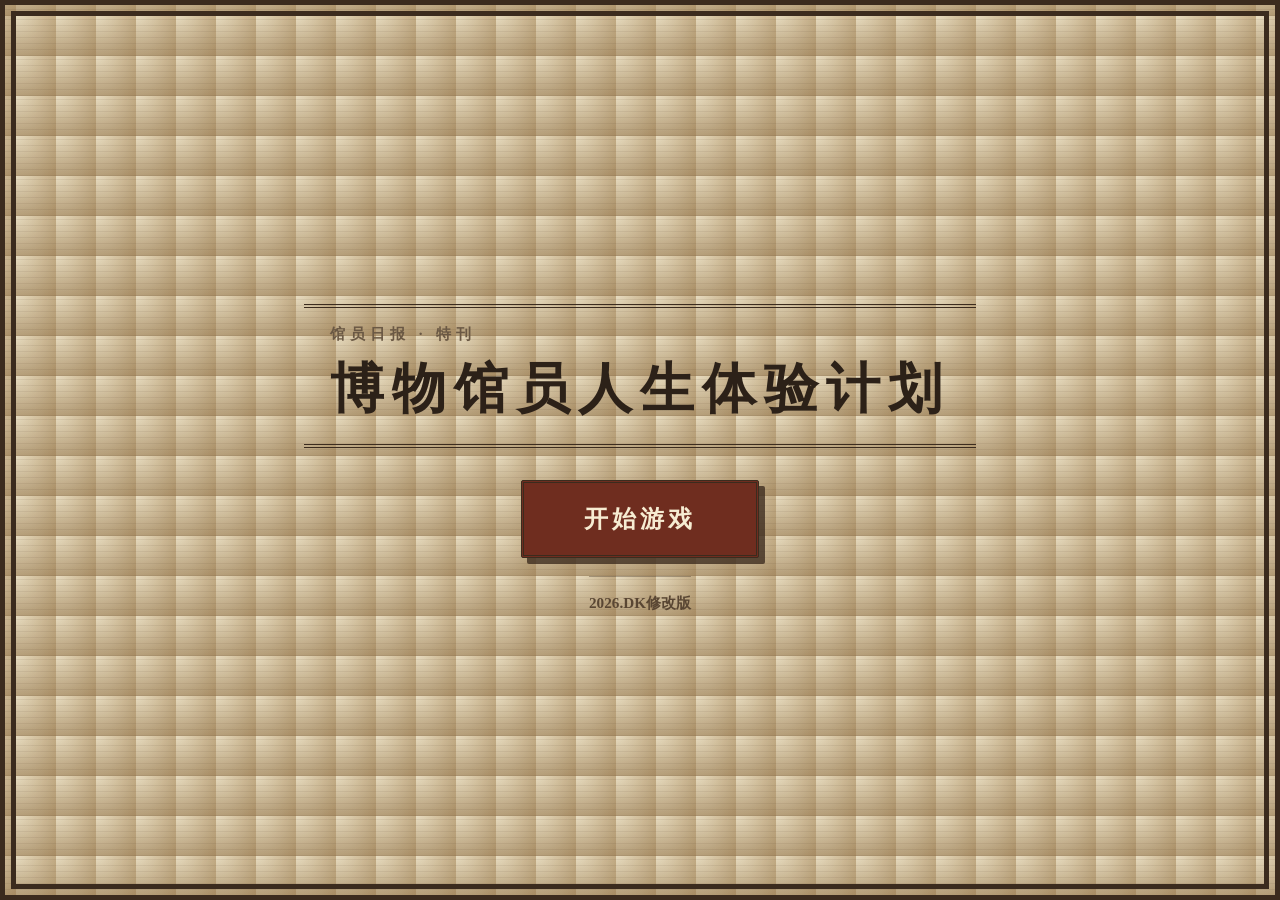
<file: index.html>
<!DOCTYPE html>
<html lang="zh-CN">
<head>
    <meta charset="UTF-8">
    <meta name="viewport" content="width=device-width, initial-scale=1.0">
    <title>博物馆员人生体验计划</title>
        <link rel="stylesheet" href="styles.css">
</head>
<body>

<div id="start-screen">
    <div class="pixel-museum"></div>
    <div class="game-title">博物馆员人生体验计划</div>
    <button class="btn-start" id="btn-start" onclick="startGame()">开始游戏</button>
    <div class="start-tip" id="start-tip">2026.DK修改版</div>
</div>

<div id="app" class="game-container">
    <div class="panel col-left" id="col-left">
        <div class="settings-wrap" id="settings-wrap">
            <button class="settings-btn" id="settings-btn" aria-haspopup="true" aria-expanded="false">⚙️</button>
            <div class="settings-menu" id="settings-menu" role="menu">
            <div class="menu-item" onclick="game.undoQuarter()">↺ 返回上一季度</div>
            <div class="menu-item" onclick="game.resetProgress()">☠ 重置所有数据</div>
            </div>
        </div>

        <div class="profile-card">
            <div class="avatar">🏛️</div>
            <div class="tooltip" id="user-intro">
                【个人档案】<br>
                我是来博物馆打工的。<br>
                性格：中规中矩<br>
                特长：头发暂时特长<br>
                座右铭：我出来打工我不为了钱我为了什么？
            </div>
            <div class="user-name" id="ui-name">NoName</div>
            <div class="user-title" id="ui-title">助理馆员</div>
            <div style="font-size:0.8rem; margin-top:5px; color:#90a4ae;" id="ui-edu">PHD</div>
            <div style="font-size:0.8rem; margin-top:2px; color:#90a4ae;">年龄：<span id="ui-age">0</span>岁</div>
            <button id="btn-promote" class="primary" style="width:100%; margin-top:15px; font-size:0.85rem;" onclick="game.actionPromote()" disabled>申请职称评定</button>
        </div>

        <div id="status-panel">
            <div class="stats-grid">
                <div class="stat-item"><span class="stat-label">智商</span><span class="stat-num" id="ui-iq">0</span></div>
                <div class="stat-item"><span class="stat-label">情商</span><span class="stat-num" id="ui-eq">0</span></div>
                <div class="stat-item"><span class="stat-label">声望</span><span class="stat-num" id="ui-rep">0</span></div>
                <div class="stat-item"><span class="stat-label">公款</span><span class="stat-num" id="ui-money" style="font-size:0.9rem">0</span></div>
                <div class="stat-item"><span class="stat-label">存款</span><span class="stat-num" id="ui-savings" style="font-size:0.9rem">0</span></div>
            </div>

            <div class="bars-area">
                <div class="bar-row">
                    <div class="bar-label"><span>精力</span><span id="txt-health">100</span></div>
                    <div class="bar-track"><div class="bar-fill" id="bar-health" style="background:var(--danger)"></div></div>
                </div>
                <div class="bar-row">
                    <div class="bar-label"><span>愉悦</span><span id="txt-mood">100</span></div>
                    <div class="bar-track"><div class="bar-fill" id="bar-mood" style="background:var(--warning)"></div></div>
                </div>
            </div>
        </div>

        <div class="leisure-section">
            <div class="leisure-header">
                <span>☕ 摸鱼休息</span> <span id="limit-leisure" style="color:var(--primary)">2/2</span>
            </div>
            <div class="leisure-grid" style="display:grid; gap:8px;">
                <button class="btn-leisure" style="display:flex; justify-content:space-between;" onclick="game.actionLeisure('slack')"><span>闭目养神</span><span>💤</span></button>
                <button class="btn-leisure" style="display:flex; justify-content:space-between;" onclick="game.actionLeisure('read')"><span>阅读书籍</span><span>📚</span></button>
                <button class="btn-leisure" style="display:flex; justify-content:space-between;" onclick="game.actionLeisure('gossip')"><span>聊聊八卦</span><span>💬</span></button>
            </div>
        </div>

        <div class="shop-section">
            <div class="shop-header">🛒 文创商店</div>
            <div class="shop-grid">
                <button class="btn-shop" onclick="game.actionShop('coffee')">
                    <span>☕ 精品手磨咖啡套餐（优雅真是优雅）</span><span style="font-size:0.75em; color:#999">120元</span>
                </button>
                <button class="btn-shop" onclick="game.actionShop('meal')">
                    <span>🍱 正餐套餐（吃饱才有力气干活）</span><span style="font-size:0.75em; color:#999">260元</span>
                </button>
            </div>
        </div>
    </div>

    <div class="panel col-center" id="col-middle" style="background:#f8faff; border:none; padding:0; box-shadow:none;">
    
    <div class="middle-nav">
        <div class="nav-tab active" onclick="game.switchScene('office')" id="tab-office">🏢 办公室</div>
        <div class="nav-tab" onclick="game.switchScene('university')" id="tab-university">🎓 大学</div>
        <div class="nav-tab locked" onclick="game.switchScene('home')" id="tab-home">🏠 家庭</div>
        <div class="nav-tab locked" onclick="game.switchScene('marriage')" id="tab-marriage">💍 婚姻</div>
    </div>

    <div id="view-office" class="view-container active">
        <div class="nav-block" id="research-block">
            <div class="nav-title">
                <span>🔬 科研项目</span>
                <span style="font-size:0.9rem; color:var(--text-sub)" id="research-count">0/5</span>
            </div>
            <div style="display:flex; justify-content:space-between; align-items:center;">
                <span id="research-msg" style="font-size:0.85rem; color:var(--text-sub);">窗口期关闭</span>
                <button id="btn-research" class="primary" onclick="game.actionResearch()" disabled>申报</button>
            </div>
        </div>

        <div class="nav-block" id="exhibit-block" style="flex:1; display:flex; flex-direction:column; overflow:hidden;">
            <div class="nav-title">
                <span>🏛️ 展览策划</span>
                <div style="font-size:0.8rem; color:#e57373;">每次操作消耗少量精力</div>
            </div>
            
            <button id="btn-new-exhibit" class="primary" style="margin-bottom:15px; width:100%; padding:12px;" onclick="game.actionApplyExhibit()">+ 申请新展览</button>
            
            <div id="exhibits-container" style="flex:1; overflow-y:auto; padding-right:5px;"></div>
        </div>
    </div>

    <div id="view-university" class="view-container">
        <div class="university-panel">
            <div class="university-header">大学进修</div>
            <div id="university-status" class="university-status"></div>
            <div id="university-actions" class="university-actions"></div>
            <div class="university-section">
                <div class="university-section-title">本季度课程</div>
                <div id="university-courses" class="university-courses"></div>
            </div>
            <div class="university-section">
                <div class="university-section-title">论文进度</div>
                <div id="university-thesis" class="university-thesis"></div>
            </div>
        </div>
    </div>

    <div id="view-home" class="view-container">
        <div class="scene-placeholder">
            <div class="scene-icon">🔒</div>
            <h3>温馨小窝</h3>
            <p>这里是你心灵的港湾。</p>
            <p style="color:var(--danger); margin-top:10px">购房首付：个人存款达到 100,000 元</p>
        </div>
        <div id="home-content" class="hidden" style="width:100%">
            <p>欢迎回家。</p>
        </div>
    </div>

    <div id="view-marriage" class="view-container">
        <div class="scene-placeholder">
            <div class="scene-icon">🔒</div>
            <h3>婚姻系统</h3>
            <p>先买房，才会开启人生中的情感选择。</p>
            <p style="color:var(--danger); margin-top:10px">解锁条件：在家庭系统中成功买房</p>
        </div>
        <div id="marriage-content" class="hidden" style="width:100%">
            <p>婚姻系统尚未解锁。</p>
        </div>
    </div>

</div>

    <div class="panel col-right" id="col-right">
        <div class="right-tabs">
            <button class="right-tab-btn active" onclick="game.switchRightTab('admin')">行政任务</button>
            <button class="right-tab-btn" onclick="game.switchRightTab('log')">工作日志</button>
        </div>
        <div id="panel-admin" class="right-panel active">
            <div class="chat-container" id="admin-chat-box">
                <div class="chat-msg leader">
                    <div class="avatar">?</div>
                    <div class="bubble">小王啊，这有个紧急材料要写一下。</div>
                </div>
            </div>
            <div class="admin-actions" id="admin-actions">
                <button class="dice-btn" onclick="game.actionRollDice()">🎲 尝试甩锅 (Roll)</button>
            </div>
        </div>
        <div id="panel-log" class="right-panel">
            <div class="log-header">
                <span>工作周报</span><span class="log-tag">Y<span id="ui-year">1</span> - Q<span id="ui-quarter">1</span></span>
            </div>
            <div id="log-container"></div>
        </div>
        <button class="primary" id="btn-end-quarter" onclick="game.nextQuarter()" style="margin-top:15px; height:55px; font-size:1.1rem; border-radius:16px;">结束本季度🌙</button>
    </div>
</div>

<div id="modal-overlay" class="modal-overlay hidden" onclick="game.tryCloseModal(event)">
    <div class="modal-box" onclick="event.stopPropagation()">
        <div class="modal-title" id="modal-title">TITLE</div>
        <div class="modal-text" id="modal-text">Content...</div>
        <div class="choice-list" id="modal-choices"></div>
    </div>
</div>

<div id="guide-overlay" class="guide-overlay hidden" onclick="game.nextGuideStep(event)">
    <div class="guide-highlight" id="guide-highlight"></div>
    <div class="guide-bubble" id="guide-bubble" onclick="event.stopPropagation()">
        <button class="guide-skip" id="guide-skip" onclick="game.skipGuide(event)">跳过</button>
        <div class="guide-step" id="guide-step">步骤 1/10</div>
        <div class="guide-text" id="guide-text"></div>
        <button class="guide-next" id="guide-next" onclick="game.nextGuideStep(event)">下一步</button>
    </div>
</div>

<script src="data.js"></script>
<script src="game.js"></script>
<script src="main.js"></script>
</file>
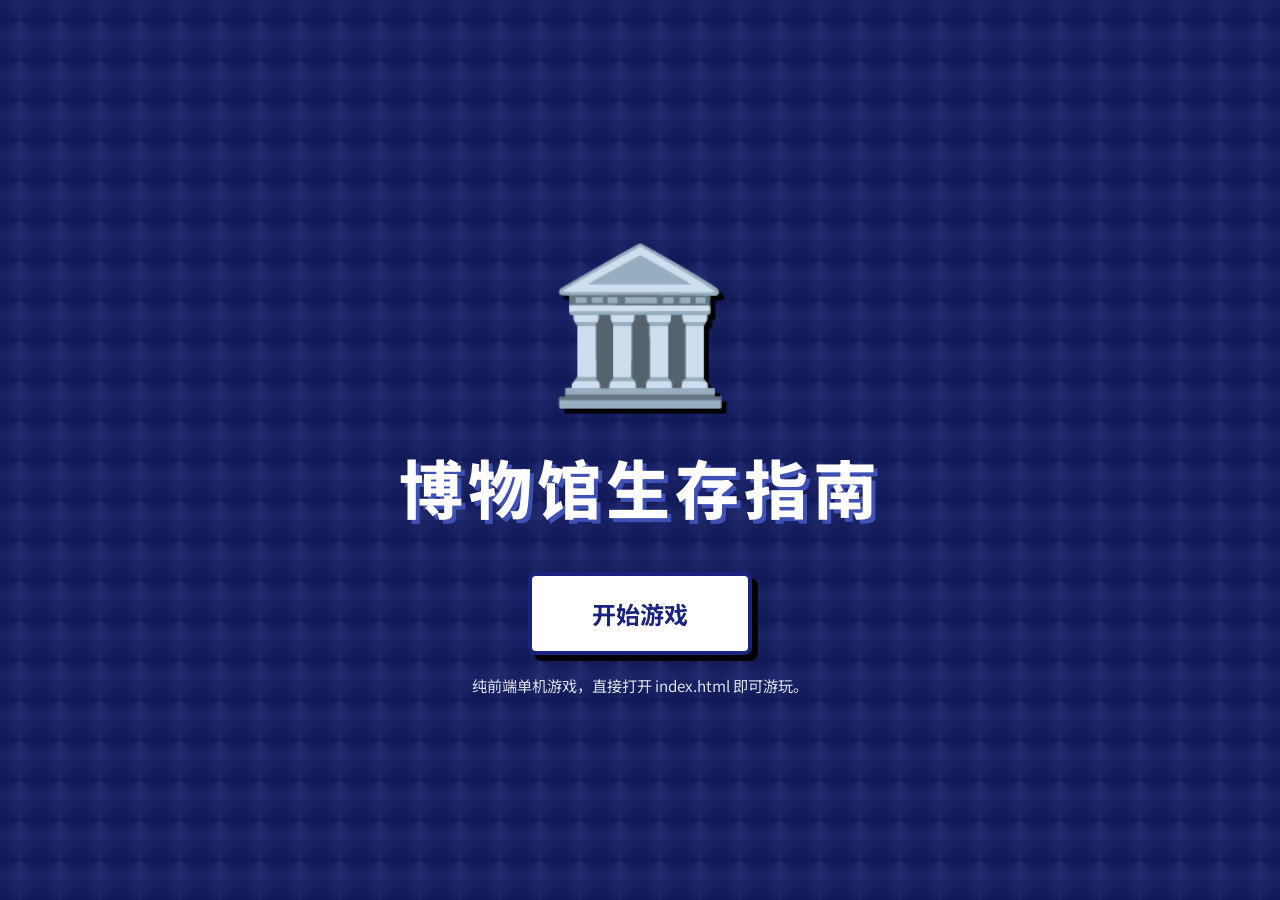
<file: museum-sim-main/museum-sim-main/index.html>
<!DOCTYPE html>
<html lang="zh-CN">
<head>
    <meta charset="UTF-8">
    <meta name="viewport" content="width=device-width, initial-scale=1.0">
    <title>博物馆生存指南</title>
        <link rel="stylesheet" href="styles.css">
</head>
<body>

<div id="start-screen">
    <div class="pixel-museum">🏛️</div>
    <div class="game-title">博物馆生存指南</div>
    <button class="btn-start" id="btn-start" onclick="startGame()">开始游戏</button>
    <div class="start-tip" id="start-tip">纯前端单机游戏，直接打开 index.html 即可游玩。</div>
</div>

<div id="app" class="game-container">
    <div class="panel col-left" id="col-left">
        <div class="settings-wrap" id="settings-wrap">
            <button class="settings-btn" id="settings-btn" aria-haspopup="true" aria-expanded="false">⚙️</button>
            <div class="settings-menu" id="settings-menu" role="menu">
            <div class="menu-item" onclick="game.undoQuarter()">↺ 返回上一季度</div>
            <div class="menu-item" onclick="game.resetProgress()">☠ 重置所有数据</div>
            </div>
        </div>

        <div class="profile-card">
            <div class="avatar">🏛️</div>
            <div class="tooltip" id="user-intro">
                【个人档案】<br>
                一名怀揣梦想进入博物馆行业的年轻人。<br>
                性格：随机生成<br>
                特长：头发浓密（暂时）<br>
                座右铭：为了文物，为了经费！
            </div>
            <div class="user-name" id="ui-name">NoName</div>
            <div class="user-title" id="ui-title">助理馆员</div>
            <div style="font-size:0.8rem; margin-top:5px; color:#90a4ae;" id="ui-edu">PHD</div>
            <div style="font-size:0.8rem; margin-top:2px; color:#90a4ae;">年龄：<span id="ui-age">0</span>岁</div>
            <button id="btn-promote" class="primary" style="width:100%; margin-top:15px; font-size:0.85rem;" onclick="game.actionPromote()" disabled>申请职称评定</button>
        </div>

        <div id="status-panel">
            <div class="stats-grid">
                <div class="stat-item"><span class="stat-label">智商</span><span class="stat-num" id="ui-iq">0</span></div>
                <div class="stat-item"><span class="stat-label">情商</span><span class="stat-num" id="ui-eq">0</span></div>
                <div class="stat-item"><span class="stat-label">声望</span><span class="stat-num" id="ui-rep">0</span></div>
                <div class="stat-item"><span class="stat-label">公款</span><span class="stat-num" id="ui-money" style="font-size:0.9rem">0</span></div>
                <div class="stat-item"><span class="stat-label">存款</span><span class="stat-num" id="ui-savings" style="font-size:0.9rem">0</span></div>
            </div>

            <div class="bars-area">
                <div class="bar-row">
                    <div class="bar-label"><span>精力</span><span id="txt-health">100</span></div>
                    <div class="bar-track"><div class="bar-fill" id="bar-health" style="background:var(--danger)"></div></div>
                </div>
                <div class="bar-row">
                    <div class="bar-label"><span>愉悦</span><span id="txt-mood">100</span></div>
                    <div class="bar-track"><div class="bar-fill" id="bar-mood" style="background:var(--warning)"></div></div>
                </div>
            </div>
        </div>

        <div class="leisure-section">
            <div class="leisure-header">
                <span>☕ 摸鱼休息</span> <span id="limit-leisure" style="color:var(--primary)">2/2</span>
            </div>
            <div class="leisure-grid" style="display:grid; gap:8px;">
                <button class="btn-leisure" style="display:flex; justify-content:space-between;" onclick="game.actionLeisure('slack')"><span>闭目养神</span><span>💤</span></button>
                <button class="btn-leisure" style="display:flex; justify-content:space-between;" onclick="game.actionLeisure('read')"><span>阅读书籍</span><span>📚</span></button>
                <button class="btn-leisure" style="display:flex; justify-content:space-between;" onclick="game.actionLeisure('gossip')"><span>聊聊八卦</span><span>💬</span></button>
            </div>
        </div>

        <div class="shop-section">
            <div class="shop-header">🛒 文创商店</div>
            <div class="shop-grid">
                <button class="btn-shop" onclick="game.actionShop('coffee')">
                    <span>☕ 咖啡</span><span style="font-size:0.75em; color:#999">50元</span>
                </button>
                <button class="btn-shop" onclick="game.actionShop('meal')">
                    <span>🍱 小食套餐</span><span style="font-size:0.75em; color:#999">100元</span>
                </button>
            </div>
        </div>
    </div>

    <div class="panel col-center" id="col-middle" style="background:#f8faff; border:none; padding:0; box-shadow:none;">
    
    <div class="middle-nav">
        <div class="nav-tab active" onclick="game.switchScene('office')" id="tab-office">🏢 办公室</div>
        <div class="nav-tab" onclick="game.switchScene('university')" id="tab-university">🎓 大学</div>
        <div class="nav-tab locked" onclick="game.switchScene('home')" id="tab-home">🏠 家庭</div>
    </div>

    <div id="view-office" class="view-container active">
        <div class="nav-block" id="research-block">
            <div class="nav-title">
                <span>🔬 科研项目</span>
                <span style="font-size:0.9rem; color:var(--text-sub)" id="research-count">0/5</span>
            </div>
            <div style="display:flex; justify-content:space-between; align-items:center;">
                <span id="research-msg" style="font-size:0.85rem; color:var(--text-sub);">窗口期关闭</span>
                <button id="btn-research" class="primary" onclick="game.actionResearch()" disabled>申报</button>
            </div>
        </div>

        <div class="nav-block" id="exhibit-block" style="flex:1; display:flex; flex-direction:column; overflow:hidden;">
            <div class="nav-title">
                <span>🏛️ 展览策划</span>
                <div style="font-size:0.8rem; color:#e57373;">每次操作消耗少量精力</div>
            </div>
            
            <button id="btn-new-exhibit" class="primary" style="margin-bottom:15px; width:100%; padding:12px;" onclick="game.actionApplyExhibit()">+ 申请新展览</button>
            
            <div id="exhibits-container" style="flex:1; overflow-y:auto; padding-right:5px;"></div>
        </div>
    </div>

    <div id="view-university" class="view-container">
        <div class="university-panel">
            <div class="university-header">大学进修</div>
            <div id="university-status" class="university-status"></div>
            <div id="university-actions" class="university-actions"></div>
            <div class="university-section">
                <div class="university-section-title">本季度课程</div>
                <div id="university-courses" class="university-courses"></div>
            </div>
            <div class="university-section">
                <div class="university-section-title">论文进度</div>
                <div id="university-thesis" class="university-thesis"></div>
            </div>
        </div>
    </div>

    <div id="view-home" class="view-container">
        <div class="scene-placeholder">
            <div class="scene-icon">🔒</div>
            <h3>温馨小窝</h3>
            <p>这里是你心灵的港湾。</p>
            <p style="color:var(--danger); margin-top:10px">解锁条件：个人存款达到 100,000 元</p>
        </div>
        <div id="home-content" class="hidden" style="width:100%">
            <p>欢迎回家。</p>
        </div>
    </div>

</div>

    <div class="panel col-right" id="col-right">
        <div class="right-tabs">
            <button class="right-tab-btn active" onclick="game.switchRightTab('admin')">行政任务</button>
            <button class="right-tab-btn" onclick="game.switchRightTab('log')">工作日志</button>
        </div>
        <div id="panel-admin" class="right-panel active">
            <div class="chat-container" id="admin-chat-box">
                <div class="chat-msg leader">
                    <div class="avatar">?</div>
                    <div class="bubble">小王啊，这有个紧急材料要写一下。</div>
                </div>
            </div>
            <div class="admin-actions" id="admin-actions">
                <button class="dice-btn" onclick="game.actionRollDice()">🎲 尝试甩锅 (Roll)</button>
            </div>
        </div>
        <div id="panel-log" class="right-panel">
            <div class="log-header">
                <span>工作周报</span><span class="log-tag">Y<span id="ui-year">1</span> - Q<span id="ui-quarter">1</span></span>
            </div>
            <div id="log-container"></div>
        </div>
        <button class="primary" id="btn-end-quarter" onclick="game.nextQuarter()" style="margin-top:15px; height:55px; font-size:1.1rem; border-radius:16px;">结束本季度🌙</button>
    </div>
</div>

<div id="modal-overlay" class="modal-overlay hidden" onclick="game.tryCloseModal(event)">
    <div class="modal-box" onclick="event.stopPropagation()">
        <div class="modal-title" id="modal-title">TITLE</div>
        <div class="modal-text" id="modal-text">Content...</div>
        <div class="choice-list" id="modal-choices"></div>
    </div>
</div>

<div id="guide-overlay" class="guide-overlay hidden" onclick="game.nextGuideStep(event)">
    <div class="guide-highlight" id="guide-highlight"></div>
    <div class="guide-bubble" id="guide-bubble" onclick="event.stopPropagation()">
        <button class="guide-skip" id="guide-skip" onclick="game.skipGuide(event)">跳过</button>
        <div class="guide-step" id="guide-step">步骤 1/10</div>
        <div class="guide-text" id="guide-text"></div>
        <button class="guide-next" id="guide-next" onclick="game.nextGuideStep(event)">下一步</button>
    </div>
</div>

<script src="data.js"></script>
<script src="game.js"></script>
<script src="main.js"></script>
</file>
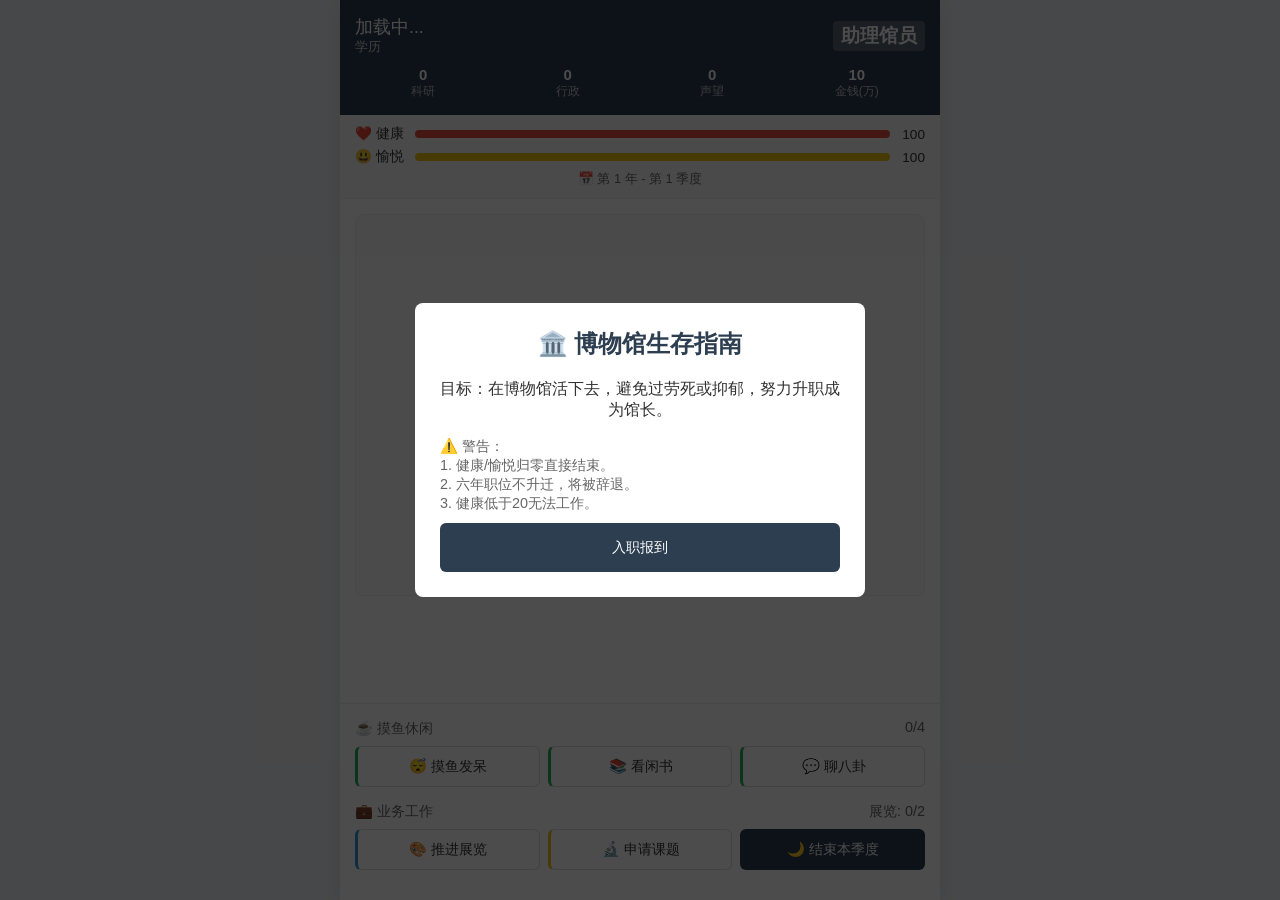
<file: museum-sim-main/museum-sim-main/history/v2/index.html>
<!DOCTYPE html>
<html lang="zh-CN">
<head>
    <meta charset="UTF-8">
    <meta name="viewport" content="width=device-width, initial-scale=1.0">
    <title>博物馆生存指南 V1.0</title>
    <style>
        :root {
            --bg-color: #f0f2f5;
            --card-bg: #ffffff;
            --primary: #2c3e50;
            --accent: #3498db;
            --danger: #e74c3c;
            --success: #27ae60;
            --warning: #f1c40f;
            --text-main: #333;
            --text-sub: #666;
            --border-radius: 8px;
        }

        body {
            font-family: 'Helvetica Neue', Helvetica, 'PingFang SC', 'Microsoft YaHei', sans-serif;
            background-color: var(--bg-color);
            color: var(--text-main);
            margin: 0;
            display: flex;
            justify-content: center;
            min-height: 100vh;
        }

        #app {
            width: 100%;
            max-width: 600px;
            background: var(--card-bg);
            box-shadow: 0 4px 20px rgba(0,0,0,0.08);
            display: flex;
            flex-direction: column;
            height: 100vh;
            overflow: hidden;
        }

        /* --- Header: 个人信息区 --- */
        header {
            background: var(--primary);
            color: white;
            padding: 15px;
            flex-shrink: 0;
        }

        .header-top {
            display: flex;
            justify-content: space-between;
            align-items: center;
            margin-bottom: 10px;
        }

        .role-title {
            font-size: 1.2em;
            font-weight: bold;
            background: rgba(255,255,255,0.2);
            padding: 2px 8px;
            border-radius: 4px;
        }

        .stats-grid {
            display: grid;
            grid-template-columns: repeat(4, 1fr);
            gap: 8px;
            font-size: 0.85em;
            text-align: center;
        }

        .stat-item span { display: block; font-weight: bold; font-size: 1.1em; }
        .stat-label { color: rgba(255,255,255,0.7); font-size: 0.9em; font-weight: normal !important;}

        /* --- Progress Bars for Health/Mood --- */
        .bars-area {
            padding: 10px 15px;
            background: #f8f9fa;
            border-bottom: 1px solid #eee;
        }
        
        .bar-group {
            display: flex;
            align-items: center;
            margin-bottom: 5px;
            font-size: 0.85em;
        }
        .bar-label { width: 60px; }
        .progress-bg { flex: 1; height: 8px; background: #ddd; border-radius: 4px; overflow: hidden; }
        .progress-fill { height: 100%; transition: width 0.3s; }
        .bar-val { width: 35px; text-align: right; }

        /* --- Game Area --- */
        #game-area {
            flex: 1;
            overflow-y: auto;
            padding: 15px;
            display: flex;
            flex-direction: column;
            gap: 15px;
        }

        /* --- Log --- */
        #log-box {
            flex: 1;
            background: #fafafa;
            border: 1px solid #eee;
            border-radius: var(--border-radius);
            padding: 10px;
            overflow-y: auto;
            font-size: 0.9em;
            max-height: 40vh;
        }
        .log-line { margin-bottom: 6px; line-height: 1.4; border-bottom: 1px dashed #eee; padding-bottom: 4px; }
        .log-turn { font-weight: bold; color: var(--accent); margin-top: 10px; display: block; }
        .log-sys { color: var(--text-sub); font-style: italic; }
        .log-danger { color: var(--danger); }
        .log-success { color: var(--success); }

        /* --- Controls --- */
        #controls {
            padding: 15px;
            background: #fff;
            border-top: 1px solid #eee;
            flex-shrink: 0;
        }

        .section-title {
            font-size: 0.9em;
            color: var(--text-sub);
            margin-bottom: 8px;
            display: flex;
            justify-content: space-between;
        }

        .btn-group {
            display: grid;
            grid-template-columns: repeat(3, 1fr); /* Default 3 cols */
            gap: 8px;
            margin-bottom: 15px;
        }

        button {
            border: none;
            background: white;
            border: 1px solid #ddd;
            padding: 10px 5px;
            border-radius: 6px;
            cursor: pointer;
            font-size: 0.9em;
            transition: all 0.2s;
            color: var(--text-main);
            position: relative;
        }

        button:hover:not(:disabled) { background: #f0f0f0; border-color: #bbb; }
        button:active:not(:disabled) { transform: translateY(1px); }
        button:disabled { opacity: 0.5; cursor: not-allowed; background: #f5f5f5; }

        button.primary { background: var(--primary); color: white; border: none; }
        button.primary:hover { background: #34495e; }
        
        button.leisure { border-left: 3px solid var(--success); }
        button.work { border-left: 3px solid var(--accent); }
        button.research { border-left: 3px solid var(--warning); }

        .badge {
            position: absolute;
            top: -5px;
            right: -5px;
            background: var(--danger);
            color: white;
            font-size: 0.7em;
            width: 16px;
            height: 16px;
            border-radius: 50%;
            display: flex;
            align-items: center;
            justify-content: center;
        }

        /* --- Modal --- */
        .modal {
            position: fixed; top: 0; left: 0; width: 100%; height: 100%;
            background: rgba(0,0,0,0.7);
            display: flex; justify-content: center; align-items: center;
            z-index: 100;
        }
        .modal.hidden { display: none; }
        .modal-content {
            background: white;
            padding: 25px;
            border-radius: 8px;
            width: 80%;
            max-width: 400px;
            text-align: center;
        }
        .modal h2 { margin-top: 0; color: var(--primary); }
        .choice-btn {
            display: block;
            width: 100%;
            padding: 12px;
            margin: 10px 0;
            background: var(--bg-color);
            border: 1px solid #ddd;
        }

    </style>
</head>
<body>

<div id="app">
    <header>
        <div class="header-top">
            <div>
                <div style="font-size:1.1em" id="ui-name">加载中...</div>
                <div style="font-size:0.8em; opacity:0.8" id="ui-education">学历</div>
            </div>
            <div class="role-title" id="ui-title">助理馆员</div>
        </div>
        <div class="stats-grid">
            <div class="stat-item"><span id="ui-sci">0</span><div class="stat-label">科研</div></div>
            <div class="stat-item"><span id="ui-admin">0</span><div class="stat-label">行政</div></div>
            <div class="stat-item"><span id="ui-rep">0</span><div class="stat-label">声望</div></div>
            <div class="stat-item"><span id="ui-money">10</span><div class="stat-label">金钱(万)</div></div>
        </div>
    </header>

    <div class="bars-area">
        <div class="bar-group">
            <div class="bar-label">❤️ 健康</div>
            <div class="progress-bg"><div class="progress-fill" id="bar-health" style="background:var(--danger); width:100%"></div></div>
            <div class="bar-val" id="val-health">100</div>
        </div>
        <div class="bar-group">
            <div class="bar-label">😃 愉悦</div>
            <div class="progress-bg"><div class="progress-fill" id="bar-mood" style="background:var(--warning); width:100%"></div></div>
            <div class="bar-val" id="val-mood">100</div>
        </div>
        <div style="text-align:center; margin-top:5px; font-size:0.8em; color:#666;">
            📅 第 <span id="ui-year">1</span> 年 - 第 <span id="ui-quarter">1</span> 季度
        </div>
    </div>

    <div id="game-area">
        <div id="log-box"></div>
    </div>

    <div id="controls">
        <div class="section-title">
            <span>☕ 摸鱼休闲</span>
            <span id="limit-leisure">0/4</span>
        </div>
        <div class="btn-group">
            <button class="leisure" onclick="game.actionLeisure('slack')">😴 摸鱼发呆</button>
            <button class="leisure" onclick="game.actionLeisure('read')">📚 看闲书</button>
            <button class="leisure" onclick="game.actionLeisure('gossip')">💬 聊八卦</button>
        </div>

        <div class="section-title">
            <span>💼 业务工作</span>
            <span id="limit-work">展览: 0/2</span>
        </div>
        <div class="btn-group">
            <button class="work" onclick="game.actionExhibition()">🎨 推进展览</button>
            <button class="research" id="btn-research" onclick="game.actionResearch()">🔬 申请课题</button>
            <button class="primary" onclick="game.nextQuarter()">🌙 结束本季度</button>
        </div>
    </div>
</div>

<div id="modal-start" class="modal">
    <div class="modal-content">
        <h2>🏛️ 博物馆生存指南</h2>
        <p>目标：在博物馆活下去，避免过劳死或抑郁，努力升职成为馆长。</p>
        <p style="font-size:0.9em; color:#666; text-align:left; margin:10px 0;">
            ⚠️ 警告：<br>
            1. 健康/愉悦归零直接结束。<br>
            2. 六年职位不升迁，将被辞退。<br>
            3. 健康低于20无法工作。
        </p>
        <button class="primary" style="width:100%; padding:15px;" onclick="game.init()">入职报到</button>
    </div>
</div>

<div id="modal-event" class="modal hidden">
    <div class="modal-content">
        <h3 id="event-title">事件标题</h3>
        <p id="event-desc">事件描述内容...</p>
        <div id="event-choices"></div>
    </div>
</div>

<script>
// ================= 配置与数据 =================
const CONFIG = {
    TITLES: [
        { name: "助理馆员", minYear: 0, require: { health:60, mood:50, ability:40, rep:10, quarters:4 } },
        { name: "馆员", minYear: 0, require: { health:50, mood:40, sci:60, admin:40, rep:50, quarters:24 } }, // 约6年? 原文是季度在岗，这里简化为总季度
        { name: "副研究员", minYear: 0, require: { health:40, mood:30, sci:80, admin:60, rep:150, quarters:32 } },
        { name: "研究员", minYear: 0, require: { health:30, mood:20, sci:90, admin:80, rep:300, quarters:48 } },
        { name: "馆长", minYear: 0, require: { health:1, mood:1, sci:100, admin:90, rep:500, quarters:60 } }
    ],
    EXHIBITION_STAGES: ["选题策划", "文物调研", "展品遴选", "展厅施工"]
};

const UTILS = {
    rand: (min, max) => Math.floor(Math.random() * (max - min + 1)) + min,
    randArr: (arr) => arr[Math.floor(Math.random() * arr.length)],
    clamp: (num, min, max) => Math.min(Math.max(num, min), max)
};

const game = {
    // 状态变量
    player: {},
    turn: { year: 1, quarter: 1, totalQuarters: 1 },
    limits: { leisure: 0, exhibition: 0 },
    flags: {
        researchApplying: false, // 是否正在申请课题
        exhibitionStage: 0,      // 当前展览进度 (0-3: 对应四个阶段, 4: 完成)
        exhibitionProgress: 0,   // 当前阶段百分比
        yearsSincePromo: 0       // 停滞年限
    },
    isOver: false,

    // === 初始化 ===
    init() {
        const educations = ["本科", "硕士", "博士"];
        const edu = UTILS.randArr(educations);
        let baseRep = 0;
        if(edu === "硕士") baseRep = 5;
        if(edu === "博士") baseRep = 10;

        this.player = {
            name: "玩家" + UTILS.rand(100,999),
            gender: UTILS.randArr(["男", "女"]),
            edu: edu,
            titleIdx: 0, // 0: 助理馆员
            health: 100,
            mood: 100,
            sci: UTILS.rand(0, 50),
            admin: UTILS.rand(0, 50),
            rep: baseRep,
            money: 10
        };

        this.turn = { year: 1, quarter: 1, totalQuarters: 1 };
        this.flags = { researchApplying: false, exhibitionStage: 0, exhibitionProgress: 0, yearsSincePromo: 0 };
        this.limits = { leisure: 4, exhibition: 2 };
        this.isOver = false;

        document.getElementById('modal-start').classList.add('hidden');
        this.log("system", `🎉 入职手续办理完成！`);
        this.log("system", `档案：${this.player.name} | ${this.player.gender} | ${this.player.edu}`);
        this.log("turn", `📅 第 1 年 - 第 1 季度 开始`);
        this.updateUI();
    },

    // === 核心循环：下一季度 ===
    nextQuarter() {
        if(this.isOver) return;

        // 1. 结算上一季度科研
        if (this.turn.quarter === 4 && this.flags.researchApplying) {
            this.settleResearch();
        }

        // 2. 时间流逝
        this.turn.quarter++;
        this.turn.totalQuarters++;
        if (this.turn.quarter > 4) {
            this.turn.year++;
            this.turn.quarter = 1;
            this.yearCheck(); // 年终检查
        }

        // 3. 重置点数
        this.limits.leisure = 4;
        this.limits.exhibition = 2;

        // 4. 生存判定
        this.checkSurvival();
        if(this.isOver) return;

        // 5. 随机事件
        this.triggerRandomEvent();

        this.log("turn", `📅 第 ${this.turn.year} 年 - 第 ${this.turn.quarter} 季度 开始`);
        this.updateUI();
    },

    // === 行为：休闲 (1季度4次) ===
    actionLeisure(type) {
        if(this.isOver) return;
        if(this.limits.leisure <= 0) {
            this.log("danger", "本季度摸鱼额度已用完，快去工作！");
            return;
        }

        this.limits.leisure--;
        
        let event = {};
        switch(type) {
            case 'slack': // 摸鱼：回血回蓝，微减行政
                this.changeStat('health', UTILS.rand(2, 5));
                this.changeStat('mood', UTILS.rand(3, 8));
                this.log("success", "😴 躲在库房睡了一觉，精神百倍。");
                break;
            case 'read': // 看书：加科研，微减心情
                this.showEventModal("📚 图书馆时光", "你想看什么书？", [
                    {txt: "专业图录 (科研↑ 愉悦↓)", cb: () => { this.changeStat('sci', 3); this.changeStat('mood', -2); }},
                    {txt: "策展案例 (行政↑ 愉悦↓)", cb: () => { this.changeStat('admin', 3); this.changeStat('mood', -2); }},
                    {txt: "八卦周刊 (愉悦↑)", cb: () => { this.changeStat('mood', 5); }}
                ]);
                break;
            case 'gossip': // 八卦：加声望或愉悦
                const gossip = ["听说馆长想换车了", "隔壁部门又吵架了", "食堂明天有红烧肉"];
                this.log("system", `💬 八卦：${UTILS.randArr(gossip)}`);
                this.changeStat('mood', 5);
                this.changeStat('rep', 1);
                break;
        }
        this.updateUI();
    },

    // === 行为：展览 (1季度2次) ===
    actionExhibition() {
        if(this.isOver) return;
        if(this.checkHealthLock()) return;
        if(this.limits.exhibition <= 0) {
            this.log("danger", "本季度展览工作已饱和。");
            return;
        }

        // 已经被选过一次的项目本季度不可再选? 
        // 简化逻辑：每次点击消耗一次机会
        this.limits.exhibition--;

        // 消耗
        this.changeStat('health', -5);
        this.changeStat('mood', -5);

        // 进度推进
        const progressGain = UTILS.rand(-10, 40);
        this.flags.exhibitionProgress += progressGain;
        
        const stageName = CONFIG.EXHIBITION_STAGES[this.flags.exhibitionStage];

        if (progressGain > 0) {
            this.changeStat('admin', 2);
            this.log("system", `🔨 [${stageName}] 推进顺利，完成度 +${progressGain}%`);
        } else {
            this.changeStat('mood', -5);
            this.log("danger", `⛈️ [${stageName}] 遇到困难（甲方改需求/经费不足），进度倒退。`);
        }

        // 阶段完成判定
        if (this.flags.exhibitionProgress >= 100) {
            this.log("success", `✅ [${stageName}] 阶段完成！`);
            this.flags.exhibitionProgress = 0;
            this.flags.exhibitionStage++;

            // 整个展览完成
            if (this.flags.exhibitionStage >= 4) {
                const repGain = UTILS.rand(1, 5) * 5; // 展览完成是大事件，声望多给点
                this.log("success", `🏆 展览圆满开幕！获得声望 +${repGain}`);
                this.changeStat('rep', repGain);
                this.changeStat('admin', 10);
                this.flags.exhibitionStage = 0; // 重置做下一个
            }
        }
        this.updateUI();
    },

    // === 行为：科研 (仅Q2申请) ===
    actionResearch() {
        if(this.isOver) return;
        if(this.checkHealthLock()) return;

        if (this.turn.quarter !== 2) {
            this.log("danger", "❌ 只有每年的第 2 季度可以申报课题。");
            return;
        }
        if (this.flags.researchApplying) {
            this.log("warning", "⏳ 今年的课题已经申报过了，等待结果中。");
            return;
        }

        this.changeStat('health', -10);
        this.changeStat('mood', -10);
        this.flags.researchApplying = true;
        this.log("system", "📝 提交了国家社科基金申报书，头秃。");
        this.updateUI();
    },

    settleResearch() {
        // 科研能力越高，成功率越高
        const successRate = 0.3 + (this.player.sci / 200); 
        const isSuccess = Math.random() < successRate;

        if (isSuccess) {
            this.log("success", "🎉 喜报！你的课题申报成功！经费+30万，声望+10");
            this.changeStat('money', 30);
            this.changeStat('rep', 10);
        } else {
            this.log("danger", "❌ 遗憾。课题申报未通过。");
            this.changeStat('mood', -10);
        }
        this.flags.researchApplying = false;
    },

    // === 年终检查与升职 ===
    yearCheck() {
        this.flags.yearsSincePromo++;
        const currentTitle = CONFIG.TITLES[this.player.titleIdx];
        
        // 尝试晋升
        const nextTitle = CONFIG.TITLES[this.player.titleIdx + 1];
        if (nextTitle) {
            // 检查条件
            // 注意：prompt里的条件是“或”还是“且”？prompt: "助理->馆员: 科研OR行政>=40"。
            // 但后面高级职位未明说，通常是且。这里简化：助理升馆员用OR，其他用AND。
            
            const p = this.player;
            const r = nextTitle.require;
            
            let abilityPass = false;
            if (this.player.titleIdx === 0) { // 助理升馆员
                abilityPass = (p.sci >= r.ability || p.admin >= r.ability); // r.ability for level 1
            } else {
                abilityPass = (p.sci >= r.sci && p.admin >= r.admin);
            }

            if (p.health >= r.health && p.mood >= r.mood && p.rep >= r.rep && abilityPass) {
                this.promote();
                return; // 升职了就重置了停滞年限，不会失败
            }
        }

        // 检查停滞失败
        if (this.flags.yearsSincePromo >= 6) {
            this.endGame("🚫 碌碌无为", "在一个岗位上停滞了6年，由于『非升即走』政策，你被辞退了。");
        }
    },

    promote() {
        this.player.titleIdx++;
        this.flags.yearsSincePromo = 0;
        const newTitle = CONFIG.TITLES[this.player.titleIdx].name;
        this.log("success", `🌟 恭喜！你晋升为了【${newTitle}】！`);
        this.showEventModal("🌟 升职喜报", `经过考评，你已晋升为${newTitle}！继续加油！`, [{txt:"太好了", cb:()=>{}}]);
        
        if (newTitle === "馆长") {
            this.endGame("👑 荣登馆长", "你成为了博物馆馆长，走上了人生巅峰！");
        }
    },

    // === 辅助逻辑 ===
    changeStat(key, val) {
        this.player[key] += val;
        // 限制范围
        if (key === 'health' || key === 'mood') this.player[key] = UTILS.clamp(this.player[key], 0, 100);
        if (key === 'sci' || key === 'admin') this.player[key] = UTILS.clamp(this.player[key], 0, 100);
        if (key === 'money') this.player[key] = Math.max(0, this.player[key]); // 钱不能负
    },

    checkHealthLock() {
        if (this.player.health <= 20) {
            this.log("danger", "🚑 身体极度虚弱，必须先休息（使用摸鱼功能）！");
            return true;
        }
        return false;
    },

    checkSurvival() {
        if (this.player.health <= 0) this.endGame("💀 过劳死", "你倒在了展厅里，享年...");
        else if (this.player.mood <= 0) this.endGame("🌧️ 抑郁而终", "精神压力过大，你彻底崩溃了。");
    },

    triggerRandomEvent() {
        // 简单模拟随机事件
        if(Math.random() > 0.3) return; 

        const events = [
            { t: "领导视察", d: "上级领导突击检查。", opts: [
                { txt: "陪同讲解 (行政+5, 愉悦-5)", cb:()=>{ this.changeStat('admin',5); this.changeStat('mood',-5); } },
                { txt: "躲进厕所 (无事发生)", cb:()=>{} }
            ]},
            { t: "文物捐赠", d: "有市民想捐赠家传宝贝。", opts: [
                { txt: "热情接待 (声望+5)", cb:()=>{ this.changeStat('rep',5); } },
                { txt: "按规章鉴定 (科研+5)", cb:()=>{ this.changeStat('sci',5); } }
            ]}
        ];
        const e = UTILS.randArr(events);
        this.showEventModal(e.t, e.d, e.opts);
    },

    // === UI 更新与弹窗 ===
    updateUI() {
        // Text
        document.getElementById('ui-name').innerText = this.player.name;
        document.getElementById('ui-education').innerText = this.player.edu;
        document.getElementById('ui-title').innerText = CONFIG.TITLES[this.player.titleIdx].name;
        
        document.getElementById('ui-sci').innerText = this.player.sci;
        document.getElementById('ui-admin').innerText = this.player.admin;
        document.getElementById('ui-rep').innerText = this.player.rep;
        document.getElementById('ui-money').innerText = this.player.money;

        document.getElementById('ui-year').innerText = this.turn.year;
        document.getElementById('ui-quarter').innerText = this.turn.quarter;

        // Bars
        const setBar = (id, val, txtId) => {
            const el = document.getElementById(id);
            el.style.width = val + "%";
            el.style.backgroundColor = val < 20 ? "var(--danger)" : (id.includes('health')?"var(--danger)":"var(--warning)");
            document.getElementById(txtId).innerText = val;
        };
        setBar('bar-health', this.player.health, 'val-health');
        setBar('bar-mood', this.player.mood, 'val-mood');

        // Limits
        document.getElementById('limit-leisure').innerText = `${this.limits.leisure}/4`;
        document.getElementById('limit-work').innerText = `展览: ${this.limits.exhibition}/2`;

        // Button States
        const btnResearch = document.getElementById('btn-research');
        if(this.turn.quarter !== 2 || this.flags.researchApplying) {
            btnResearch.disabled = true;
            btnResearch.style.opacity = "0.5";
        } else {
            btnResearch.disabled = false;
            btnResearch.style.opacity = "1";
        }
    },

    log(type, msg) {
        const box = document.getElementById('log-box');
        const div = document.createElement('div');
        div.className = `log-line log-${type}`;
        div.innerText = msg;
        box.appendChild(div);
        box.scrollTop = box.scrollHeight;
    },

    showEventModal(title, desc, choices) {
        const m = document.getElementById('modal-event');
        document.getElementById('event-title').innerText = title;
        document.getElementById('event-desc').innerText = desc;
        const cBox = document.getElementById('event-choices');
        cBox.innerHTML = "";
        
        choices.forEach(c => {
            const btn = document.createElement('button');
            btn.className = "choice-btn";
            btn.innerText = c.txt;
            btn.onclick = () => {
                c.cb();
                m.classList.add('hidden');
                this.updateUI(); // 刷新数值
                this.checkSurvival(); // 事件后也要检查死活
            };
            cBox.appendChild(btn);
        });
        m.classList.remove('hidden');
    },

    endGame(title, reason) {
        this.isOver = true;
        this.showEventModal(title, reason, [{
            txt: "🔄 重新开始",
            cb: () => location.reload()
        }]);
    }
};

</script>
</body>
</html>
</file>
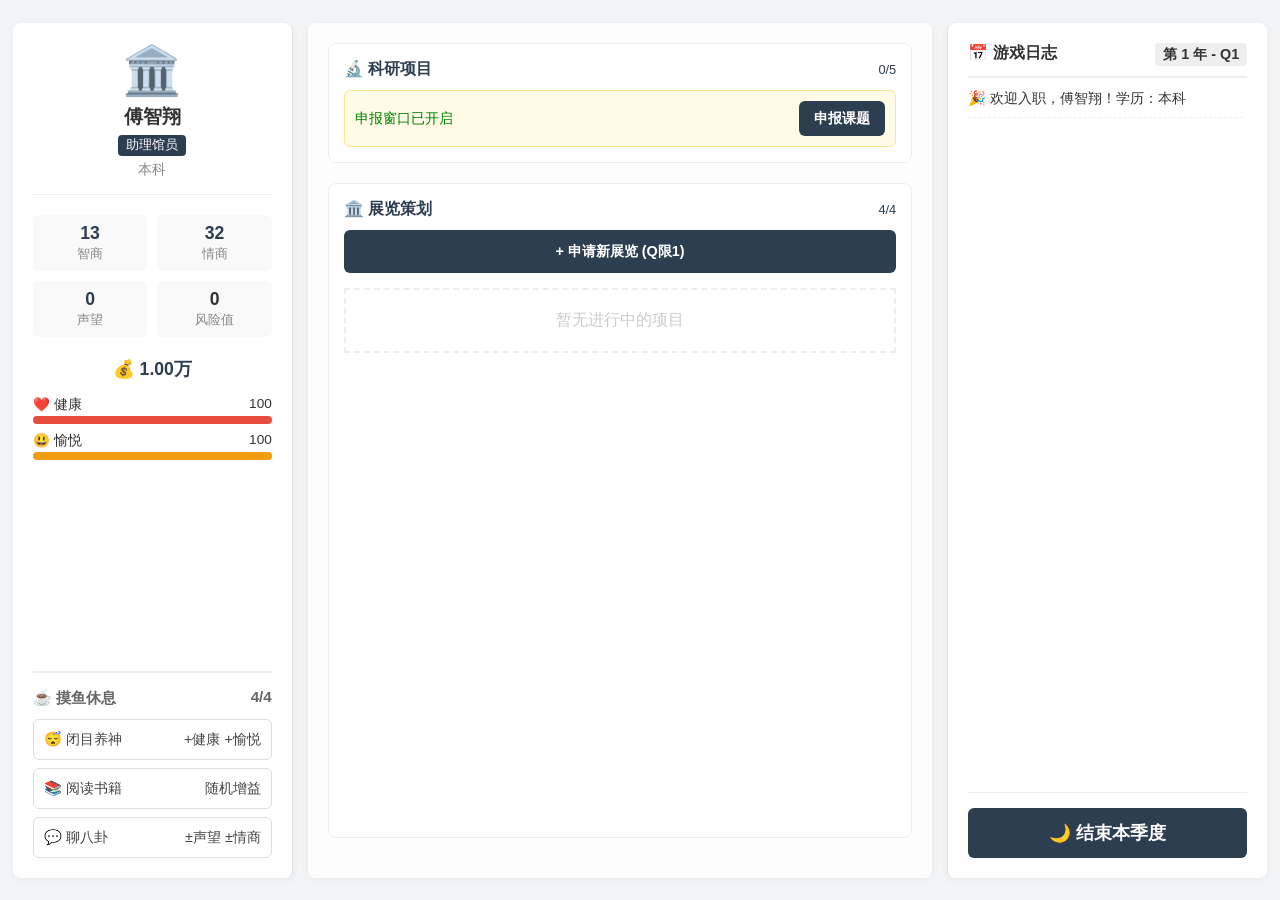
<file: museum-sim-main/museum-sim-main/history/v3/index.html>
<!DOCTYPE html>
<html lang="zh-CN">
<head>
    <meta charset="UTF-8">
    <meta name="viewport" content="width=device-width, initial-scale=1.0">
    <title>博物馆生存指南 V5.0 (职场风云版)</title>
    <style>
        :root {
            --bg-color: #f3f4f6;
            --panel-bg: #ffffff;
            --primary: #2c3e50;
            --accent: #5DADE2;
            --danger: #E74C3C;
            --success: #27AE60;
            --warning: #F39C12;
            --text-main: #333;
            --text-sub: #666;
            --border-radius: 8px;
            --shadow: 0 2px 10px rgba(0,0,0,0.05);
        }

        body {
            font-family: 'Segoe UI', 'Microsoft YaHei', sans-serif;
            background-color: var(--bg-color);
            color: var(--text-main);
            margin: 0;
            height: 100vh;
            overflow: hidden;
            display: flex;
            justify-content: center;
            align-items: center;
        }

        #app {
            width: 98vw;
            height: 95vh;
            max-width: 1600px;
            display: grid;
            grid-template-columns: 280px 1fr 320px; /* 左-中-右 布局 */
            grid-template-rows: 1fr;
            gap: 15px;
        }

        .panel {
            background: var(--panel-bg);
            border-radius: var(--border-radius);
            box-shadow: var(--shadow);
            padding: 20px;
            display: flex;
            flex-direction: column;
            overflow-y: auto;
            height: 100%;
            box-sizing: border-box;
        }

        /* === 左栏：档案 + 状态 + 摸鱼 === */
        #col-left { border-right: 1px solid #e0e0e0; }

        .profile-card { text-align: center; margin-bottom: 20px; padding-bottom: 15px; border-bottom: 1px solid #eee; }
        .avatar { font-size: 3em; margin-bottom: 5px; }
        .user-name { font-size: 1.2em; font-weight: bold; }
        .user-title { background: var(--primary); color: white; padding: 2px 8px; border-radius: 4px; font-size: 0.8em; margin-top: 5px; display: inline-block;}

        .stats-grid { display: grid; grid-template-columns: 1fr 1fr; gap: 10px; margin-bottom: 20px; }
        .stat-item { background: #f9f9f9; padding: 8px; border-radius: 6px; text-align: center; }
        .stat-num { display: block; font-weight: bold; color: var(--primary); font-size: 1.1em; }
        .stat-label { font-size: 0.8em; color: #888; }

        .bars-area { margin-bottom: 20px; }
        .bar-row { margin-bottom: 8px; }
        .bar-header { display: flex; justify-content: space-between; font-size: 0.85em; margin-bottom: 2px; }
        .bar-track { height: 8px; background: #eee; border-radius: 4px; overflow: hidden; }
        .bar-fill { height: 100%; transition: width 0.3s; }

        /* 摸鱼区置底 */
        .leisure-section { margin-top: auto; border-top: 2px solid #eee; padding-top: 15px; }
        .section-header { font-weight: bold; font-size: 0.95em; color: var(--text-sub); margin-bottom: 10px; display: flex; justify-content: space-between; }
        
        .btn-grid { display: grid; grid-template-columns: 1fr; gap: 8px; }
        button { border: none; border-radius: 6px; padding: 10px; cursor: pointer; font-size: 0.9em; transition: all 0.2s; }
        
        .btn-leisure { background: white; border: 1px solid #ddd; color: #444; display: flex; justify-content: space-between; align-items: center; }
        .btn-leisure:hover:not(:disabled) { background: #f0f8ff; border-color: var(--accent); color: var(--accent); }
        .btn-leisure:disabled { opacity: 0.6; cursor: not-allowed; }

        /* === 中栏：业务导航 === */
        #col-middle { background: #fdfdfd; }
        
        .nav-block { margin-bottom: 20px; background: white; border: 1px solid #eee; border-radius: 8px; padding: 15px; }
        .nav-title { font-weight: bold; margin-bottom: 10px; color: var(--primary); display: flex; justify-content: space-between; align-items: center; }
        
        /* 科研 */
        .research-box { display: flex; justify-content: space-between; align-items: center; background: #fffbe6; padding: 10px; border-radius: 6px; border: 1px solid #ffe58f; }
        
        /* 展览列表 */
        .exhibit-list { display: flex; flex-direction: column; gap: 10px; }
        .exhibit-card { border: 1px solid #e0e0e0; border-radius: 8px; padding: 15px; background: white; position: relative; }
        .exhibit-card.active { border-left: 4px solid var(--accent); }
        .exhibit-card.waiting { border-left: 4px solid #ccc; background: #f9f9f9; }
        
        .ex-header { display: flex; justify-content: space-between; margin-bottom: 10px; font-weight: bold; font-size: 1em; }
        .task-grid { display: grid; grid-template-columns: repeat(3, 1fr); gap: 6px; }
        .task-btn { 
            font-size: 0.8em; padding: 6px; border: 1px solid #eee; background: #fff; border-radius: 4px; 
            cursor: pointer; text-align: center; transition: all 0.2s;
        }
        .task-btn:hover:not(:disabled) { border-color: var(--accent); color: var(--accent); background: #f4faff; }
        .task-btn.done { background: #eaffea; border-color: #bef5cb; color: #27ae60; cursor: default; }
        
        .btn-primary { background: var(--primary); color: white; font-weight: bold; width: 100%; padding: 12px; }
        .btn-primary:hover:not(:disabled) { background: #34495e; }
        .btn-primary:disabled { background: #bdc3c7; cursor: not-allowed; }

        /* === 右栏：日志 === */
        #col-right { border-left: 1px solid #e0e0e0; }
        
        .log-header { font-weight: bold; margin-bottom: 10px; padding-bottom: 10px; border-bottom: 2px solid #eee; display: flex; justify-content: space-between;}
        #log-container { flex: 1; overflow-y: auto; font-size: 0.9em; line-height: 1.5; padding-right: 5px; }
        .log-entry { margin-bottom: 8px; padding-bottom: 8px; border-bottom: 1px dashed #eee; }
        .log-turn { text-align: center; background: #eef2f6; padding: 5px; border-radius: 4px; color: var(--primary); font-weight: bold; margin: 10px 0; }
        .log-sys { color: #666; font-style: italic; }
        .log-danger { color: var(--danger); }
        .log-success { color: var(--success); }
        .log-event { border-left: 3px solid var(--accent); padding-left: 8px; background: #fafafa; }

        /* === 弹窗 === */
        .modal-overlay { position: fixed; top: 0; left: 0; width: 100%; height: 100%; background: rgba(0,0,0,0.6); display: flex; justify-content: center; align-items: center; z-index: 100; }
        .hidden { display: none; }
        .modal-box { background: white; width: 500px; max-width: 90%; padding: 25px; border-radius: 10px; box-shadow: 0 10px 30px rgba(0,0,0,0.2); max-height: 85vh; overflow-y: auto; }
        .modal-title { font-size: 1.2em; font-weight: bold; margin-bottom: 10px; border-bottom: 1px solid #eee; padding-bottom: 10px; color: var(--primary); }
        .modal-text { white-space: pre-wrap; margin-bottom: 20px; line-height: 1.6; color: #444; }
        .choice-list { display: grid; gap: 10px; }
        .choice-btn { background: #f8f9fa; border: 1px solid #ddd; padding: 12px; text-align: left; border-radius: 6px; width: 100%; transition: 0.2s; }
        .choice-btn:hover { background: #eef2f6; border-color: #bbb; }

    </style>
</head>
<body>

<div id="app">
    <div class="panel" id="col-left">
        <div class="profile-card">
            <div class="avatar">🏛️</div>
            <div class="user-name" id="ui-name">加载中...</div>
            <div class="user-title" id="ui-title">助理馆员</div>
            <div style="font-size:0.85em; color:#888; margin-top:5px;" id="ui-edu">学历</div>
        </div>

        <div class="stats-grid">
            <div class="stat-item"><span class="stat-num" id="ui-iq">0</span><span class="stat-label">智商</span></div>
            <div class="stat-item"><span class="stat-num" id="ui-eq">0</span><span class="stat-label">情商</span></div>
            <div class="stat-item"><span class="stat-num" id="ui-rep">0</span><span class="stat-label">声望</span></div>
            <div class="stat-item"><span class="stat-num" id="ui-risk">0</span><span class="stat-label">风险值</span></div>
        </div>
        
        <div style="text-align:center; margin-bottom:15px; font-weight:bold; color:#2c3e50; font-size:1.1em;">
            💰 <span id="ui-money">0</span>
        </div>

        <div class="bars-area">
            <div class="bar-row">
                <div class="bar-header"><span>❤️ 健康</span><span id="txt-health">100</span></div>
                <div class="bar-track"><div class="bar-fill" id="bar-health" style="width:100%; background:var(--danger)"></div></div>
            </div>
            <div class="bar-row">
                <div class="bar-header"><span>😃 愉悦</span><span id="txt-mood">100</span></div>
                <div class="bar-track"><div class="bar-fill" id="bar-mood" style="width:100%; background:var(--warning)"></div></div>
            </div>
        </div>

        <div class="leisure-section">
            <div class="section-header">
                <span>☕ 摸鱼休息</span>
                <span id="limit-leisure">4/4</span>
            </div>
            <div class="btn-grid">
                <button class="btn-leisure" onclick="game.actionLeisure('slack')">
                    <span>😴 闭目养神</span><span>+健康 +愉悦</span>
                </button>
                <button class="btn-leisure" onclick="game.actionLeisure('read')">
                    <span>📚 阅读书籍</span><span>随机增益</span>
                </button>
                <button class="btn-leisure" onclick="game.actionLeisure('gossip')">
                    <span>💬 聊八卦</span><span>±声望 ±情商</span>
                </button>
            </div>
        </div>
    </div>

    <div class="panel" id="col-middle">
        <div class="nav-block">
            <div class="nav-title">
                <span>🔬 科研项目</span>
                <span style="font-size:0.8em; font-weight:normal" id="research-count">0/5</span>
            </div>
            <div class="research-box">
                <div id="research-msg" style="font-size:0.9em; color:#666;">窗口期未开启</div>
                <button class="btn-primary" id="btn-research" style="width:auto; padding:8px 15px; font-size:0.9em;" onclick="game.actionResearch()" disabled>申报课题</button>
            </div>
        </div>

        <div class="nav-block" style="flex:1; display:flex; flex-direction:column;">
            <div class="nav-title">
                <span>🏛️ 展览策划</span>
                <span style="font-size:0.8em; font-weight:normal" id="limit-exhibit">4/4</span>
            </div>
            
            <button class="btn-primary" id="btn-new-exhibit" style="margin-bottom:15px;" onclick="game.actionApplyExhibit()">+ 申请新展览 (Q限1)</button>
            
            <div id="exhibits-container" class="exhibit-list">
                </div>
        </div>
    </div>

    <div class="panel" id="col-right">
        <div class="log-header">
            <span>📅 游戏日志</span>
            <span style="font-size:0.9em; background:#eee; padding:2px 8px; border-radius:4px;">
                第 <span id="ui-year">1</span> 年 - Q<span id="ui-quarter">1</span>
            </span>
        </div>
        <div id="log-container"></div>
        <div style="margin-top:auto; padding-top:15px; border-top:1px solid #eee;">
            <button class="btn-primary" onclick="game.nextQuarter()" style="height:50px; font-size:1.1em;">🌙 结束本季度</button>
        </div>
    </div>
</div>

<div id="modal-overlay" class="modal-overlay hidden">
    <div class="modal-box">
        <div class="modal-title" id="modal-title">标题</div>
        <div class="modal-text" id="modal-text">内容</div>
        <div class="choice-list" id="modal-choices"></div>
    </div>
</div>

<script>
// ==================== 数据配置库 ====================

// 姓名库
const NAME_DB = [
    "张吉惟", "林国瑞", "林玟书", "林雅南", "江奕云", "刘柏宏", "阮建安", "林子帆", "夏志豪", "吉茹定", 
    "李中冰", "黄文隆", "谢彦文", "傅智翔", "洪振霞", "刘姿婷", "荣姿康", "吕致盈", "方一强", "黎芸贵", 
    "郑伊雯", "雷进宝", "吴美隆", "吴心真", "王美珠", "郭芳天", "李雅惠", "陈文婷", "曹敏侑", "王依婷"
];

// 职位晋升表
const TITLES = [
    { name: "助理馆员", require: { health:60, mood:50, ability:40, rep:10, quarters:4 } },
    { name: "馆员", require: { health:50, mood:40, iq:60, eq:40, rep:50, quarters:24 } },
    { name: "副研究员", require: { health:40, mood:30, iq:80, eq:60, rep:150, quarters:32 } },
    { name: "研究员", require: { health:30, mood:20, iq:90, eq:80, rep:300, quarters:48 } },
    { name: "馆长", require: { health:1, mood:1, iq:100, eq:90, rep:500, quarters:60 } }
];

// 展览任务 (cost单位：元)
const EX_TASKS = {
    'collect': { name: "资料收集", cost: 1000 },
    'read':    { name: "阅读整理", cost: 500 },
    'trip':    { name: "出差调研", cost: 8000 },
    'theme':   { name: "主题选定", cost: 1000 },
    'items':   { name: "展品选择", cost: 2000 },
    'design':  { name: "形式设计", cost: 15000 },
    'souvenir':{ name: "文创设计", cost: 5000 }
};

const EX_THEMES = [
    "汉代陶俑特展", "近代陈虾条书画展", "西提地区历史文物展", 
    "古埃及神秘木乃伊展", "江南生活美学展", "馆藏青铜器精品展", 
    "非遗传承手工技艺展", "史前恐龙化石展"
];

// 阅读事件库
const READING_EVENTS = [
    { txt: "你阅读了专业书《木乃伊的制作与保存技术》，系统理解了防腐流程与材料逻辑。", effect: { iq: 2 } },
    { txt: "你研读了《博物馆展陈叙事学导论》，对展览结构和观众路径有了更清晰的判断。", effect: { iq: 3, rep: 1 } },
    { txt: "你翻完了《青铜器纹饰与权力象征》，开始能从器物细节推断复杂的社会关系。", effect: { iq: 2 } },
    { txt: "你认真阅读了《田野笔记的方法与伦理》，在处理资料时变得更加克制。", effect: { iq: 1 } },
    { txt: "你读完了言情小说《何以笙箫默》，对人际关系中的情绪变化更加敏感。", effect: { mood: 2, eq: 2 } },
    { txt: "你阅读了小说《小城之春》，对含蓄表达与未说出口的情感有了新的理解。", effect: { eq: 3, mood: 1 } },
    { txt: "你沉浸在小说《请回答一九九七》中，对集体记忆与个人成长产生共鸣。", effect: { eq: 2, mood: 2, rep: 1 } },
    { txt: "你翻阅了随笔集《人间草木》，阅读过程让你逐渐放松下来。", effect: { health: 3, mood: 2 } },
    { txt: "你阅读了推理小说《嫌疑人Ｘ的献身》，严密的推演过程训练了你的思考方式。", effect: { iq: 1, eq: 1 } },
    { txt: "你读完了科普书《万物简史》，宏观视角让你重新理解个人工作的意义。", effect: { iq: 2, mood: 1 } }
];

// 八卦事件库
const GOSSIP_EVENTS = [
    { txt: "你在茶水间听同事聊起最近的展览调整内幕，并适时补充了一点专业背景。", effect: { rep: 2, eq: 1 } },
    { txt: "你在下班路上和同事交流馆内人事变动时保持了克制与分寸。", effect: { eq: 3 } },
    { txt: "你在工作群私聊中委婉提醒同事注意措辞，避免了一场误会。", effect: { eq: 2, rep: 1 } },
    { txt: "你在展厅布展间隙听前辈讲述旧展览的往事，并认真倾听没有插话。", effect: { eq: 1, rep: 2 } },
    { txt: "你在午餐时参与讨论其他博物馆的策展风格，观点温和且不站队。", effect: { eq: 2, rep: 1 } },
    { txt: "你无意中转述了尚未公开的借展消息，很快发现气氛变得微妙。", effect: { rep: -3, eq: -1 } },
    { txt: "你在私下评价某位策展人的方案，被当事人间接听到。", effect: { rep: -2, eq: -2 } },
    { txt: "你在闲聊中对馆内行政安排表达不满，引发同事尴尬沉默。", effect: { eq: -3 } },
    { txt: "你在讨论文创收益分配时语气过于直接，被认为不够圆滑。", effect: { eq: -2, rep: -1 } },
    { txt: "你误判了同事之间的关系，站错了立场。", effect: { rep: -1 } }
];

// 策展专属剧情 (部分示例)
const CURATION_FLAVOR = {
    'collect': "你在资料堆中发现了一份关键的未公开记录。",
    'trip': "实地调研的发现推翻了你之前的假设。",
    'design': "设计方案几经修改，终于平衡了审美与保护。",
    'default': "你推进了这项工作，进度稳步提升。"
};

// ==================== 核心逻辑 ====================

const UTILS = {
    rand: (min, max) => Math.floor(Math.random() * (max - min + 1)) + min,
    randArr: (arr) => arr[Math.floor(Math.random() * arr.length)],
    clamp: (num, min, max) => Math.min(Math.max(num, min), max),
    formatMoney: (val) => val >= 10000 ? (val/10000).toFixed(2) + "万" : Math.floor(val) + "元"
};

const game = {
    player: {},
    turn: { year: 1, quarter: 1 },
    limits: { leisure: 4, exhibit: 4 },
    exhibitions: [],
    flags: {
        yearsSincePromo: 0,
        researchApplied: false,
        researchSuccessCount: 0,
        hasAppliedExhibitThisQuarter: false,
        sideJobCount: 0 // 私活计数
    },
    isOver: false,

    init() {
        const edu = UTILS.randArr(["本科", "硕士", "博士"]);
        let baseRep = edu === "硕士" ? 5 : (edu === "博士" ? 10 : 0);

        this.player = {
            name: UTILS.randArr(NAME_DB),
            edu: edu,
            titleIdx: 0,
            health: 100, mood: 100,
            iq: UTILS.rand(10, 50),
            eq: UTILS.rand(10, 50),
            rep: baseRep,
            money: 10000 // 初始1万元
        };

        this.turn = { year: 1, quarter: 1 };
        this.flags = { yearsSincePromo: 0, researchApplied: false, researchSuccessCount: 0, hasAppliedExhibitThisQuarter: false, sideJobCount: 0 };
        this.exhibitions = [];
        this.limits = { leisure: 4, exhibit: 4 };
        this.isOver = false;

        document.getElementById('modal-overlay').classList.add('hidden');
        this.log("system", `🎉 欢迎入职，${this.player.name}！学历：${this.player.edu}`);
        this.updateUI();
        this.renderExhibitPanel();
    },

    // === 季度流转 ===
    nextQuarter() {
        if(this.isOver) return;

        // 1. 发薪日判定 (Q3)
        if (this.turn.quarter === 3) {
            const tax = 15000 * 0.2; // 20%税
            const net = 15000 - tax;
            this.changeStat('money', net);
            this.log("success", `💰 发薪日！工资15000元，扣税${tax}元，实发${net}元。`);
        } else {
            // 非发薪日触发外快事件 (Q1, Q2, Q4)
            this.triggerSideJob();
        }

        // 2. 坐牢风险判定
        if (this.flags.sideJobCount >= 5) {
            if (Math.random() < 0.3) {
                this.endGame("🚓 锒铛入狱", "你因为频繁违规接私活被举报调查，职业生涯彻底结束。");
                return;
            }
        }

        // 3. 科研结算 (Q4)
        if (this.turn.quarter === 4 && this.flags.researchApplied) this.settleResearch();

        // 4. 展览反馈计时
        this.exhibitions.forEach(ex => {
            if (ex.status === 'waiting') {
                ex.feedbackTimer--;
                if (ex.feedbackTimer <= 0) {
                    ex.status = 'ready_for_feedback';
                    this.log("success", `📬 《${ex.name}》的观众反馈报告已生成！`);
                }
            }
        });

        // 5. 时间推进
        this.turn.quarter++;
        if (this.turn.quarter > 4) {
            this.turn.year++;
            this.turn.quarter = 1;
            this.yearCheck();
            this.flags.researchApplied = false;
        }

        // 6. 重置点数
        this.limits.leisure = 4;
        this.limits.exhibit = 4;
        this.flags.hasAppliedExhibitThisQuarter = false;

        this.checkSurvival();
        if(this.isOver) return;

        this.log("turn", `📅 第 ${this.turn.year} 年 - Q${this.turn.quarter}`);
        this.updateUI();
        this.renderExhibitPanel();
    },

    // === 经济：外快系统 ===
    triggerSideJob() {
        // 50%概率触发
        if (Math.random() > 0.5) return;

        const isCorp = Math.random() > 0.5; // 50%是企业合作，50%是私活
        
        if (isCorp) {
            // 企业合作：金额浮动，扣税，无风险
            let gross = UTILS.rand(3000, 5000) + Math.random() * 99; // 浮动小数
            let tax = gross * 0.2;
            let net = gross - tax;
            
            this.showModal("💼 企业合作机会", `某文化公司邀请你作为顾问参与项目。\n\n报酬：${gross.toFixed(2)}元\n扣税：${tax.toFixed(2)}元\n实得：${net.toFixed(2)}元\n\n(合法合规，无风险)`, [
                { txt: "接受合作 (+金钱)", cb: () => {
                    this.changeStat('money', net);
                    this.log("success", `💰 完成企业合作，入账 ${UTILS.formatMoney(net)}。`);
                    this.closeModal();
                }},
                { txt: "婉言谢绝", cb: () => this.closeModal() }
            ]);
        } else {
            // 私活：整数，不扣税，增加风险
            let pay = UTILS.rand(2000, 10000);
            
            this.showModal("🤫 私活邀约", `有人私下找你鉴定一批藏品，希望不要走官方流程。\n\n报酬：${pay}元 (现金)\n\n⚠️ 警告：接受私活累计超过5次，将面临极高的法律风险！\n当前累计次数：${this.flags.sideJobCount}`, [
                { txt: "铤而走险 (+金钱 +风险)", cb: () => {
                    this.changeStat('money', pay);
                    this.flags.sideJobCount++;
                    this.changeStat('rep', -2); // 做私活稍微掉点声望
                    this.log("danger", `💰 偷偷收下了 ${pay}元，心里有些不安。(累计风险: ${this.flags.sideJobCount})`);
                    this.closeModal();
                }},
                { txt: "严词拒绝", cb: () => this.closeModal() }
            ]);
        }
    },

    // === 摸鱼系统 (加强版) ===
    actionLeisure(type) {
        if(this.limits.leisure <= 0) { this.log("danger", "没时间摸鱼了！"); return; }
        this.limits.leisure--;

        if (type === 'slack') {
            this.changeStat('health', 5);
            this.changeStat('mood', 5);
            this.log("success", "😴 你在库房角落小憩了一会儿，精神好多了。");
        } 
        else if (type === 'read') {
            const book = UTILS.randArr(READING_EVENTS);
            let changes = [];
            for (let k in book.effect) {
                this.changeStat(k, book.effect[k]);
                changes.push(`${this.getStatName(k)}+${book.effect[k]}`);
            }
            this.log("system", `📚 ${book.txt} (${changes.join(', ')})`);
        }
        else if (type === 'gossip') {
            const gossip = UTILS.randArr(GOSSIP_EVENTS);
            let changes = [];
            for (let k in gossip.effect) {
                this.changeStat(k, gossip.effect[k]);
                let sign = gossip.effect[k] > 0 ? '+' : '';
                changes.push(`${this.getStatName(k)}${sign}${gossip.effect[k]}`);
            }
            // 根据结果颜色
            let logType = changes.some(s => s.includes('-')) ? "danger" : "success";
            this.log(logType, `💬 ${gossip.txt} (${changes.join(', ')})`);
        }
        this.updateUI();
    },

    // === 展览系统 ===
    actionApplyExhibit() {
        if (this.flags.hasAppliedExhibitThisQuarter) {
            this.showModal("提示", "本季度已申请过，请下季度再来。", [{txt:"好的",cb:()=>this.closeModal()}]);
            return;
        }
        
        // 过滤掉已经在做的展览
        const currentNames = this.exhibitions.map(e => e.name);
        const availableThemes = EX_THEMES.filter(t => !currentNames.includes(t));
        
        const activeCount = this.exhibitions.filter(e => e.status !== 'finished').length;
        if (activeCount >= 2) {
            this.showModal("任务过载", "手头已有两个项目，请先完成手头工作！", [{txt:"这就去干活",cb:()=>this.closeModal()}]);
            return;
        }

        // 随机取3个不重复的
        const options = [];
        for(let i=0; i<3; i++) {
            if(availableThemes.length === 0) break;
            const idx = Math.floor(Math.random() * availableThemes.length);
            options.push(availableThemes[idx]);
            availableThemes.splice(idx, 1);
        }

        const btnOpts = options.map(theme => ({
            txt: `申请《${theme}》`,
            cb: () => {
                this.startExhibition(theme);
                this.flags.hasAppliedExhibitThisQuarter = true;
                this.closeModal();
            }
        }));

        this.showModal("展览立项申请", "请选择要负责的展览项目：", btnOpts);
    },

    startExhibition(name) {
        this.exhibitions.push({
            id: Date.now(),
            name: name,
            status: "active",
            tasks: { collect: 0, read: 0, trip: 0, theme: 0, items: 0, design: 0, souvenir: 0 },
            feedbackTimer: 0
        });
        this.log("success", `📝 《${name}》立项成功！`);
        this.renderExhibitPanel();
        this.updateUI();
    },

    actionExhibitTask(exhibitId, taskKey) {
        if(this.limits.exhibit <= 0) { this.log("danger", "展览事务精力耗尽。"); return; }
        if(this.checkHealthLock()) return;

        const ex = this.exhibitions.find(e => e.id === exhibitId);
        if (!ex) return;

        const task = EX_TASKS[taskKey];
        if (this.player.money < task.cost) {
            this.showModal("经费不足", `需要 ${UTILS.formatMoney(task.cost)}，当前经费不足。`, [{txt:"好的",cb:()=>this.closeModal()}]);
            return;
        }

        const flavor = CURATION_FLAVOR[taskKey] || CURATION_FLAVOR['default'];
        const progress = UTILS.rand(50, 100);

        this.showModal(`推进：${task.name}`, `${flavor}\n\n[消耗 ${UTILS.formatMoney(task.cost)} | 进度 +${progress}%]`, [{
            txt: "确认执行",
            cb: () => {
                this.limits.exhibit--;
                this.changeStat('money', -task.cost);
                this.changeStat('health', -5);
                
                ex.tasks[taskKey] = Math.min(100, ex.tasks[taskKey] + progress);
                this.log("system", `🔨 [${ex.name}] ${task.name}进度 +${progress}%`);

                if (Object.values(ex.tasks).every(v => v >= 100)) {
                    ex.status = "waiting";
                    ex.feedbackTimer = 1;
                    this.log("success", `🎉 《${ex.name}》筹备完成！`);
                }
                
                this.closeModal();
                this.updateUI();
                this.renderExhibitPanel();
            }
        }]);
    },

    renderExhibitPanel() {
        const container = document.getElementById('exhibits-container');
        const limitSpan = document.getElementById('limit-exhibit');
        const btnApply = document.getElementById('btn-new-exhibit');
        
        if (!container) return;
        limitSpan.innerText = `${this.limits.exhibit}/4`;

        // 按钮状态
        const activeCount = this.exhibitions.filter(e => e.status !== 'finished').length;
        if (this.flags.hasAppliedExhibitThisQuarter || activeCount >= 2) {
            btnApply.disabled = true;
            btnApply.innerText = activeCount >= 2 ? "项目已满 (上限2个)" : "本季度已申请";
        } else {
            btnApply.disabled = false;
            btnApply.innerText = "+ 申请新展览 (Q限1)";
        }

        container.innerHTML = "";
        if (this.exhibitions.length === 0) {
            container.innerHTML = `<div style="text-align:center; color:#ccc; padding:20px; border:2px dashed #eee;">暂无进行中的项目</div>`;
            return;
        }

        this.exhibitions.forEach(ex => {
            const div = document.createElement('div');
            
            if (ex.status === 'active') {
                div.className = "exhibit-card active";
                let html = `<div class="ex-header"><span>📝 ${ex.name}</span></div><div class="task-grid">`;
                for (let key in EX_TASKS) {
                    const info = EX_TASKS[key];
                    const progress = ex.tasks[key];
                    const isDone = progress >= 100;
                    let btnClass = "task-btn" + (isDone ? " done" : "");
                    let onclick = isDone ? "" : `onclick="game.actionExhibitTask(${ex.id}, '${key}')"`;
                    let disabled = isDone ? "disabled" : "";
                    html += `<button class="${btnClass}" ${onclick} ${disabled}>${info.name}<br>${isDone?'✔':progress+'%'}</button>`;
                }
                html += `</div>`;
                div.innerHTML = html;
            } else if (ex.status === 'waiting') {
                div.className = "exhibit-card waiting";
                div.innerHTML = `<div class="ex-header">⏳ ${ex.name}</div><div style="text-align:center; color:#888;">正在收集反馈...</div>`;
            } else if (ex.status === 'ready_for_feedback') {
                div.className = "exhibit-card";
                div.innerHTML = `<div class="ex-header">📬 ${ex.name}</div><button class="btn-primary" onclick="game.actionViewFeedback(${ex.id})">查看反馈报告</button>`;
            }
            container.appendChild(div);
        });
    },

    // === 科研与通用 ===
    actionResearch() {
        if (this.turn.quarter !== 1) return;
        this.changeStat('health', -10);
        this.changeStat('mood', -5);
        this.flags.researchApplied = true;
        this.log("system", "📝 申报了年度课题，结果将在Q4公布。");
        this.updateUI();
    },

    settleResearch() {
        let rate = 0.3 + (this.player.iq / 200);
        if (Math.random() < rate && this.flags.researchSuccessCount < 5) {
            this.flags.researchSuccessCount++;
            this.changeStat('money', 200000); // 20万
            this.changeStat('rep', 10);
            this.showModal("科研喜报", "🎉 恭喜！你的课题获批立项！\n\n获得经费：200,000元\n获得声望：10", [{txt:"太棒了", cb:()=>this.closeModal()}]);
            this.log("success", "🏆 科研申报成功！经费+20万");
        } else {
            this.log("danger", "❌ 本年度科研申报未通过。");
        }
    },

    actionViewFeedback(exhibitId) {
        const ex = this.exhibitions.find(e => e.id === exhibitId);
        if(!ex) return;
        // 简单反馈逻辑
        this.changeStat('rep', 10);
        this.changeStat('money', 5000);
        this.showModal(`反馈报告：《${ex.name}》`, "展览圆满结束，获得了一致好评！\n\n声望+10，奖金+5000元", [{txt:"归档", cb:()=>{
            this.exhibitions = this.exhibitions.filter(e => e.id !== exhibitId);
            this.closeModal();
            this.renderExhibitPanel();
        }}]);
    },

    // === 辅助 ===
    changeStat(key, val) {
        this.player[key] += val;
        if (['health','mood','iq','eq'].includes(key)) this.player[key] = UTILS.clamp(this.player[key], 0, 100);
        if (key === 'money') this.player[key] = Math.max(0, this.player[key]);
    },
    
    getStatName(key) {
        const map = { health:'健康', mood:'愉悦', iq:'智商', eq:'情商', rep:'声望', money:'金钱' };
        return map[key] || key;
    },

    checkSurvival() {
        if (this.player.health <= 0) this.endGame("💀 过劳死", "你倒在了工作岗位上……");
        else if (this.player.mood <= 0) this.endGame("🌧️ 抑郁离职", "精神压力过大，你选择了裸辞。");
    },
    
    checkHealthLock() {
        if (this.player.health <= 20) {
            this.showModal("警告", "🚑 身体状况极差，无法工作！请先休息。", [{txt:"好的",cb:()=>this.closeModal()}]);
            return true;
        }
        return false;
    },

    yearCheck() {
        this.flags.yearsSincePromo++;
        const nextTitle = TITLES[this.player.titleIdx + 1];
        if (nextTitle) {
            const p = this.player;
            const r = nextTitle.require;
            let pass = (p.iq >= r.iq && p.eq >= r.eq && p.health >= r.health && p.mood >= r.mood && p.rep >= r.rep);
            if (this.player.titleIdx === 0) pass = (p.iq >= r.ability || p.eq >= r.ability) && p.health>=r.health; // 助理特殊逻辑

            if (pass) {
                this.player.titleIdx++;
                this.flags.yearsSincePromo = 0;
                this.showModal("🌟 升职喜报", `恭喜！你已晋升为【${nextTitle.name}】！`, [{txt:"太棒了", cb:()=>this.closeModal()}]);
                if(nextTitle.name === "馆长") this.endGame("👑 荣登馆长", "你成为了博物馆馆长，游戏通关！");
                return;
            }
        }
        if (this.flags.yearsSincePromo >= 6) this.endGame("🚫 黯然离场", "六年未获晋升，合同终止。");
    },

    updateUI() {
        document.getElementById('ui-name').innerText = this.player.name;
        document.getElementById('ui-edu').innerText = this.player.edu;
        document.getElementById('ui-title').innerText = TITLES[this.player.titleIdx].name;
        document.getElementById('ui-iq').innerText = this.player.iq;
        document.getElementById('ui-eq').innerText = this.player.eq;
        document.getElementById('ui-rep').innerText = this.player.rep;
        document.getElementById('ui-money').innerText = UTILS.formatMoney(this.player.money);
        document.getElementById('ui-risk').innerText = this.flags.sideJobCount;
        document.getElementById('ui-risk').style.color = this.flags.sideJobCount >= 5 ? "red" : "inherit";

        document.getElementById('ui-year').innerText = this.turn.year;
        document.getElementById('ui-quarter').innerText = this.turn.quarter;
        
        document.getElementById('bar-health').style.width = this.player.health + "%";
        document.getElementById('txt-health').innerText = this.player.health;
        document.getElementById('bar-mood').style.width = this.player.mood + "%";
        document.getElementById('txt-mood').innerText = this.player.mood;
        
        document.getElementById('limit-leisure').innerText = `${this.limits.leisure}/4`;
        
        const resBtn = document.getElementById('btn-research');
        const resCount = document.getElementById('research-count');
        resCount.innerText = `${this.flags.researchSuccessCount}/5`;
        if (this.turn.quarter === 1 && !this.flags.researchApplied && this.flags.researchSuccessCount < 5) {
            resBtn.disabled = false;
            document.getElementById('research-msg').innerText = "申报窗口已开启";
            document.getElementById('research-msg').style.color = "green";
        } else {
            resBtn.disabled = true;
            document.getElementById('research-msg').innerText = this.flags.researchApplied ? "等待评审..." : "非申报期";
            document.getElementById('research-msg').style.color = "#999";
        }
    },

    log(type, msg) {
        const box = document.getElementById('log-container');
        const div = document.createElement('div');
        div.className = `log-entry log-${type}`;
        div.innerText = msg;
        box.appendChild(div);
        box.scrollTop = box.scrollHeight;
    },

    showModal(title, text, choices) {
        const overlay = document.getElementById('modal-overlay');
        document.getElementById('modal-title').innerText = title;
        document.getElementById('modal-text').innerText = text;
        const list = document.getElementById('modal-choices');
        list.innerHTML = "";
        choices.forEach(c => {
            const btn = document.createElement('button');
            btn.className = "choice-btn";
            btn.innerText = c.txt;
            btn.onclick = c.cb;
            list.appendChild(btn);
        });
        overlay.classList.remove('hidden');
    },

    closeModal() {
        document.getElementById('modal-overlay').classList.add('hidden');
    },

    endGame(title, reason) {
        this.isOver = true;
        this.showModal(title, reason, [{ txt: "🔄 重新开始", cb: () => location.reload() }]);
    }
};

game.init();

</script>
</body>
</html>
</file>
<file: styles.css>
@import url('https://fonts.googleapis.com/css2?family=Noto+Sans+SC:wght@300;400;500;700&display=swap');

        :root {
            --bg-color: #E0F2FE;
            --panel-bg: #FFFFFF;
            --primary: #8B5CF6;
            --primary-light: #E9D5FF;
            --accent: #F472B6;
            --accent-light: #FCE7F3;
            --success: #34D399;
            --warning: #FBBF24;
            --danger: #FB7185;
            --text-main: #000000;
            --text-sub: #555555;
            --border-radius: 12px;
            --border: 3px solid #000000;
            --shadow: 6px 6px 0px #000000;
            --shadow-hover: 8px 8px 0px #000000;
            --shadow-active: 2px 2px 0px #000000;
        }

        * { box-sizing: border-box; font-family: 'Microsoft YaHei', 'Noto Sans SC', 'Segoe UI Emoji', 'Apple Color Emoji', 'Noto Color Emoji', sans-serif; }

        body {
            background-color: var(--bg-color);
            background-image: radial-gradient(#94A3B8 2px, transparent 2px);
            background-size: 30px 30px;
            color: var(--text-main);
            margin: 0; height: 100vh; overflow: hidden;
            display: flex; justify-content: center; align-items: center;
        }

        body.theme-bento {
            --bg-color: #F5F7FA;
            --panel-bg: #FFFFFF;
            --primary: #3B82F6;
            --primary-light: #E6F0FF;
            --accent: #F59E0B;
            --accent-light: #EEF2F7;
            --success: #22C55E;
            --warning: #F59E0B;
            --danger: #EF4444;
            --text-main: #1E2A44;
            --text-sub: #5B6B7E;
            --border-radius: 20px;
            --shadow: 0 6px 18px rgba(31,41,55,0.06);
            --shadow-hover: 0 10px 24px rgba(31,41,55,0.1);
            --shadow-active: 0 2px 8px rgba(31,41,55,0.08);
            --border: 1px solid #E5E7EB;
        }
        body.theme-bento { background-image: none; }

        /* === 全屏像素开屏 === */
        #start-screen {
            position: fixed; top: 0; left: 0; width: 100%; height: 100%;
            z-index: 9999;
            display: flex; flex-direction: column; justify-content: center; align-items: center;
            background-color: #1a237e;
            background-image: 
                linear-gradient(rgba(0,0,0,0.3), rgba(0,0,0,0.3)),
                conic-gradient(from 0deg at 50% 50%, #283593 0%, #1a237e 25%, #303f9f 50%, #1a237e 75%, #283593 100%);
            background-size: 40px 40px;
        }
        
        .pixel-museum {
            font-size: 150px; margin-bottom: 20px;
            filter: drop-shadow(5px 5px 0px #000);
            animation: float 3s ease-in-out infinite;
        }
        @keyframes float { 0%{transform:translateY(0)} 50%{transform:translateY(-10px)} 100%{transform:translateY(0)} }

        .game-title {
            font-size: 4rem; color: #fff; font-weight: 800;
            text-shadow: 4px 4px 0 #3f51b5; margin-bottom: 40px; letter-spacing: 5px;
        }

        .btn-start {
            background: #fff; color: #1a237e; border: 4px solid #1a237e;
            padding: 20px 60px; font-size: 1.5rem; font-weight: bold; cursor: pointer;
            box-shadow: 6px 6px 0 #000; transition: transform 0.1s, box-shadow 0.1s;
        }
        .btn-start:active { transform: translate(4px, 4px); box-shadow: 2px 2px 0 #000; }
        .start-tip {
            margin-top: 18px;
            color: rgba(255,255,255,0.86);
            font-size: 0.95rem;
            text-align: center;
            max-width: 420px;
            line-height: 1.6;
        }

        /* === 主界面布局 === */
        .game-container {
            width: 95vw; height: 92vh; max-width: 1600px;
            display: grid; grid-template-columns: 260px 1fr 300px; grid-template-rows: 1fr; gap: 20px;
        }
        #app { display: none; }

        .panel {
            background: var(--panel-bg);
            border-radius: var(--border-radius);
            padding: 20px;
            display: flex; flex-direction: column;
            overflow-y: auto;
            box-shadow: var(--shadow);
            border: var(--border);
            transition: all 0.2s ease;
        }
        .panel:hover { transform: translate(-2px, -2px); box-shadow: var(--shadow-hover); }
        body.theme-bento .panel:hover { transform: translateY(-2px); }

        button {
            background: #fff; color: #000; border: 2px solid #000;
            padding: 12px 20px; border-radius: 8px; cursor: pointer;
            font-weight: 900; font-size: 0.95rem; transition: all 0.1s;
            box-shadow: 4px 4px 0px #000; position: relative;
        }
        button:hover:not(:disabled) {
            background: #F0F9FF;
            transform: translate(-2px, -2px);
            box-shadow: 6px 6px 0px #000;
            color: #000;
        }
        button:active:not(:disabled) { transform: translate(2px, 2px); box-shadow: 2px 2px 0px #000; }
        button:disabled { opacity: 0.5; cursor: not-allowed; }
        button.primary { background: var(--primary); color: white; }
        button.primary:hover:not(:disabled) { background: #7C3AED; color: #fff; }
        body.theme-bento button {
            border: none;
            box-shadow: 0 4px 12px rgba(0,0,0,0.08);
            font-weight: 600;
            border-radius: 20px;
        }
        body.theme-bento button:hover:not(:disabled) {
            transform: translateY(-1px);
            box-shadow: 0 8px 20px rgba(0,0,0,0.12);
        }
        body.theme-bento button:active:not(:disabled) { transform: scale(0.98); }
        body.theme-bento button.primary:hover:not(:disabled) { background: #0A84FF; }

        /* 左栏 */
        #col-left { position: relative; }
        .settings-wrap { position: absolute; top: 15px; left: 15px; z-index: 30; }
        .settings-btn { background: transparent; font-size: 1.2rem; padding: 6px 8px; border: 2px solid #000; box-shadow: 3px 3px 0 #000; }
        .settings-menu { display: none; position: absolute; top: 42px; left: 0; background: #fff; border-radius: 12px; width: 170px; z-index: 20; box-shadow: var(--shadow); border: var(--border); }
        .settings-wrap:hover .settings-menu,
        .settings-wrap:focus-within .settings-menu,
        .settings-wrap.open .settings-menu { display: block; }
        .menu-item { padding: 12px; border-bottom: 2px dashed #ddd; cursor: pointer; font-size: 0.85rem; font-weight: 700; }
        .menu-item:hover { background: #F0F9FF; }
        body.theme-bento .settings-btn { border: none; box-shadow: none; background: #F7F7F7; }
        body.theme-bento .settings-menu { border: 1px solid #eee; box-shadow: 0 8px 24px rgba(0,0,0,0.08); }
        body.theme-bento .menu-item { border-bottom: 1px solid #eee; font-weight: 600; }

        .profile-card {
            text-align: center;
            margin-top: 10px; margin-bottom: 25px; position: relative;
            background: #FEF3C7; border: var(--border); border-radius: var(--border-radius);
            padding: 15px;
        }
        .avatar { font-size: 3rem; background: #fff; width: 70px; height: 70px; border-radius: 50%; display: flex; align-items: center; justify-content: center; margin: 0 auto 10px; cursor: default; border: var(--border); }
        body.theme-bento .profile-card { background: #fff; border: var(--border); }
        body.theme-bento .avatar { background: var(--primary-light); border: none; }
        
        /* 个人简介悬停 */
        .tooltip {
            visibility: hidden; width: 220px; background-color: #555; color: #fff;
            text-align: left; border-radius: 6px; padding: 10px;
            position: absolute; z-index: 1; top: 100%; left: 50%; margin-left: -110px;
            opacity: 0; transition: opacity 0.3s; font-size: 0.8rem; line-height: 1.4;
            box-shadow: 0 5px 15px rgba(0,0,0,0.2); pointer-events: none;
        }
        .avatar:hover + .tooltip { visibility: visible; opacity: 1; }

        .user-name { font-size: 1.2rem; font-weight: 700; cursor: default; }
        .user-title { background: #000; color: #fff; padding: 4px 12px; border-radius: 20px; font-size: 0.75rem; font-weight: 700; display: inline-block; margin-top: 5px; }
        body.theme-bento .user-title { background: var(--primary); font-weight: 600; }

        .stats-grid { display: grid; grid-template-columns: 1fr 1fr; gap: 10px; margin-bottom: 20px; }
        .stat-item { text-align: center; background: #fff; padding: 8px; border-radius: 8px; border: 2px solid #000; box-shadow: 3px 3px 0 #ddd; }
        .stat-label { font-size: 0.75rem; color: #666; display: block; margin-bottom: 2px; font-weight: 700; }
        .stat-num { font-size: 1.05rem; font-weight: 900; color: var(--primary); }
        body.theme-bento .stat-item { border: none; box-shadow: var(--shadow); border-radius: 20px; }
        body.theme-bento .stat-label { font-weight: 600; text-transform: uppercase; }
        body.theme-bento .stat-num { font-weight: 800; }

        .bars-area .bar-row { margin-bottom: 15px; }
        .bar-label { display: flex; justify-content: space-between; font-size: 0.85rem; margin-bottom: 6px; color: #000; font-weight: 700; }
        .bar-track { height: 14px; background: #fff; border-radius: 10px; overflow: hidden; border: 2px solid #000; }
        .bar-fill { height: 100%; border-right: 2px solid #000; transition: width 0.3s ease; }
        body.theme-bento .bar-track { border: none; background: #F7F7F7; height: 10px; }
        body.theme-bento .bar-fill { border-right: none; }

        .shop-section { margin-top: auto; padding-top: 15px; border-top: 2px dashed #ddd; }
        .shop-header { font-weight: 600; margin-bottom: 10px; color: var(--text-main); display: flex; justify-content: space-between; }
        .shop-grid { display: grid; gap: 8px; }
        .btn-shop { display: flex; justify-content: space-between; align-items: center; background: #fff; border: 2px solid #000; font-size: 0.85rem; padding: 8px 12px; box-shadow: 3px 3px 0 #000; }
        .btn-shop:hover { background: #F0F9FF; }
        body.theme-bento .btn-shop { border: none; box-shadow: var(--shadow); background: #F3F6FA; }

        /* 中栏 */
        .nav-block { background: #fff; border-radius: 12px; padding: 20px; margin-bottom: 20px; border: 2px solid #000; box-shadow: 4px 4px 0 #000; }
        body.theme-bento .nav-block { border: none; box-shadow: var(--shadow); border-radius: 24px; }
        .nav-title { font-size: 1.1rem; font-weight: 700; margin-bottom: 15px; display: flex; justify-content: space-between; align-items: center; }
        
        .exhibit-card { background: #fff; border: 2px solid #000; border-radius: 12px; padding: 15px; margin-bottom: 12px; transition: all 0.2s; box-shadow: 3px 3px 0 #000; }
        .exhibit-card.active { border-left: 6px solid var(--primary); }
        .exhibit-card.waiting { border-left: 6px solid var(--warning); background: #fff7d6; }
        body.theme-bento .exhibit-card { border: none; box-shadow: var(--shadow); border-radius: 24px; }
        body.theme-bento .exhibit-card.active { border-left: 6px solid var(--primary); }
        body.theme-bento .exhibit-card.waiting { background: #FFF7E6; }
        
        .task-grid { display: grid; grid-template-columns: repeat(3, 1fr); gap: 8px; margin-top: 10px; }
        .task-btn { font-size: 0.8rem; padding: 8px 4px; background: #fff; border-radius: 8px; display: flex; flex-direction: column; align-items: center; border: 2px solid #000; box-shadow: 3px 3px 0 #000; }
        .task-btn:hover:not(:disabled) { background: var(--primary-light); color: #000; }
        .task-btn.done { background: #e8f5e9; color: var(--success); cursor: default; }
        body.theme-bento .task-btn { border: none; box-shadow: var(--shadow); border-radius: 16px; background: #F3F6FA; }

        /* 右栏 */
        .col-right { padding: 0; overflow: hidden; }
        .right-tabs {
            display: flex;
            border-bottom: 2px solid #000;
            background: #fff;
        }
        .right-tab-btn {
            flex: 1;
            padding: 12px;
            background: transparent;
            border: none;
            cursor: pointer;
            font-weight: 800;
            color: var(--text-sub);
            box-shadow: none;
        }
        .right-tab-btn.active {
            color: var(--primary);
            border-bottom: 3px solid var(--primary);
        }
        .right-panel {
            display: none;
            flex: 1;
            overflow-y: auto;
            padding: 15px;
        }
        .right-panel.active {
            display: flex;
            flex-direction: column;
        }
        .chat-container {
            flex: 1;
            display: flex;
            flex-direction: column;
            gap: 12px;
            padding-bottom: 16px;
        }
        .chat-msg {
            display: flex;
            align-items: flex-start;
            gap: 10px;
        }
        .chat-msg.player { flex-direction: row-reverse; }
        .chat-msg .avatar {
            width: 36px;
            height: 36px;
            border-radius: 50%;
            display: flex;
            align-items: center;
            justify-content: center;
            color: #fff;
            font-weight: 800;
            font-size: 14px;
            flex-shrink: 0;
            border: none;
            margin: 0;
            background: #94a3b8;
        }
        .chat-msg.leader .avatar { background: #ff9f43; }
        .chat-msg.player .avatar { background: #54a0ff; }
        .chat-msg.system .avatar { background: #cfcfcf; color: #333; font-size: 12px; }
        .bubble {
            background: #f1f2f6;
            padding: 10px 14px;
            border-radius: 12px;
            border-top-left-radius: 2px;
            font-size: 0.9rem;
            line-height: 1.4;
            color: #2f3542;
        }
        .chat-msg.player .bubble {
            background: var(--primary);
            color: #fff;
            border-top-left-radius: 12px;
            border-top-right-radius: 2px;
        }
        .admin-actions {
            margin-top: auto;
            border-top: 2px dashed #ddd;
            padding-top: 12px;
        }
        .dice-btn {
            width: 100%;
            padding: 12px;
            background: var(--warning);
            color: #fff;
            border: none;
            border-radius: 8px;
            font-size: 1rem;
            cursor: pointer;
            transition: transform 0.1s;
            box-shadow: none;
        }
        .dice-btn:active { transform: scale(0.98); }
        .dice-btn:disabled { background: #ccc; cursor: not-allowed; }
        .exhibit-locked-overlay {
            position: absolute;
            top: 0; left: 0; right: 0; bottom: 0;
            background: rgba(255, 255, 255, 0.85);
            z-index: 10;
            display: flex;
            flex-direction: column;
            align-items: center;
            justify-content: center;
            text-align: center;
            backdrop-filter: blur(2px);
        }
        .lock-icon { font-size: 40px; margin-bottom: 10px; }
        .lock-text { color: var(--danger); font-weight: 800; }
        .log-header { font-weight: 900; margin-bottom: 15px; display: flex; justify-content: space-between; align-items: center; border-bottom: 3px solid #000; padding-bottom: 10px; }
        .log-tag { background: #000; color: #fff; padding: 2px 6px; border-radius: 4px; font-size: 0.75rem; margin-right: 6px; }
        #log-container { flex: 1; background: #fff; border-radius: 12px; padding: 15px; overflow-y: scroll; font-size: 0.9rem; line-height: 1.6; border: 2px solid #000; box-shadow: 3px 3px 0 #000; }
        .log-entry { margin-bottom: 10px; padding-bottom: 8px; border-bottom: 2px dashed #ccc; }
        .log-turn { text-align: center; color: var(--text-sub); font-size: 0.85rem; margin: 15px 0; font-weight: bold; position: relative; }
        .log-turn::before, .log-turn::after { content: ""; display: inline-block; width: 30px; height: 2px; background: #000; vertical-align: middle; margin: 0 10px; }
        body.theme-bento .log-header { border-bottom: 1px solid #eee; font-weight: 700; }
        body.theme-bento .log-tag { background: var(--primary); border-radius: 10px; }
        body.theme-bento #log-container { border: none; box-shadow: var(--shadow); border-radius: 24px; }
        body.theme-bento .log-entry { border-bottom: 1px solid #eee; }
        body.theme-bento .log-turn::before, body.theme-bento .log-turn::after { height: 1px; background: #ddd; }
        .log-danger { color: var(--danger); } .log-success { color: var(--success); }

        /* 弹窗 */
        .modal-overlay { 
            position: fixed; top: 0; left: 0; width: 100%; height: 100%; 
            background: rgba(0,0,0,0.6); /* 纯色不模糊 */
            display: flex; justify-content: center; align-items: center; z-index: 100; 
        }
        .hidden { display: none !important; }
        .modal-box { 
            background: white; width: 500px; max-width: 90%; 
            border-radius: 16px; padding: 24px; 
            box-shadow: var(--shadow); 
            border: var(--border);
        }
        .modal-title { font-size: 1.2rem; font-weight: 900; color: #000; margin-bottom: 15px; text-align: center; }
        .modal-text { margin-bottom: 25px; white-space: pre-wrap; line-height: 1.6; color: var(--text-main); font-size: 1rem; text-align: center; }
        .choice-btn { 
            width: 100%; margin-bottom: 10px; padding: 12px; 
            background: #fff; border: 2px solid #000; border-radius: 10px;
            text-align: left; transition: all 0.2s; box-shadow: 3px 3px 0 #000;
        }
        .choice-btn:hover { background: var(--primary-light); color: #000; transform: translate(-2px, -2px); }
        body.theme-bento .choice-btn { border: none; box-shadow: var(--shadow); border-radius: 22px; text-align: center; background: #F3F6FA; }

        .intro-modal { width: 520px; }
        .intro-modal .modal-text { text-align: left; }
        .intro-wrap { display: flex; flex-direction: column; gap: 14px; }
        .intro-title { font-size: 1.05rem; font-weight: 900; }
        .intro-row { display: flex; flex-direction: column; gap: 6px; }
        .intro-label { font-weight: 700; font-size: 0.9rem; }
        .intro-hint { font-size: 0.8rem; color: var(--text-sub); }
        .intro-input, .intro-select {
            width: 100%;
            padding: 12px 14px;
            border-radius: 14px;
            font-size: 0.95rem;
            outline: none;
        }
        .intro-name-grid { display: grid; grid-template-columns: 1fr 140px; gap: 10px; align-items: center; }
        .intro-random-btn { padding: 10px 12px; border-radius: 12px; font-size: 0.85rem; font-weight: 800; }
        .intro-style-switch { display: flex; gap: 10px; }
        .intro-style-btn {
            flex: 1;
            padding: 10px 12px;
            border-radius: 14px;
            font-size: 0.85rem;
            font-weight: 800;
        }
        .intro-style-btn.active { outline: 3px solid #000; }

        .intro-style-brutal .intro-title { color: #ff4d6d; }
        .intro-style-brutal .intro-label { color: #2b2d42; }
        .intro-style-brutal .intro-input {
            border: 2px solid #ffd6e0;
            background: linear-gradient(135deg,#fff7fb,#f3f7ff);
            box-shadow: 0 4px 12px rgba(255,77,109,0.15);
        }
        .intro-style-brutal .intro-select {
            border: 2px solid #cdb4db;
            background: linear-gradient(135deg,#fef6ff,#f4f9ff);
            box-shadow: 0 4px 12px rgba(205,180,219,0.25);
        }
        .intro-style-brutal .intro-random-btn {
            border: 2px solid #000;
            background: #fff;
            box-shadow: 4px 4px 0 #000;
        }

        .intro-style-bento {
            border-radius: 28px;
            box-shadow: 0 8px 30px rgba(0,0,0,0.08);
            border: 1px solid #eee;
        }
        .intro-style-bento .modal-title { color: var(--text-main); font-weight: 700; }
        .intro-style-bento .intro-title { color: var(--text-main); font-weight: 700; }
        .intro-style-bento .intro-label { color: var(--text-main); }
        .intro-style-bento .intro-hint { color: #86868B; }
        .intro-style-bento .intro-input, .intro-style-bento .intro-select {
            border: 1px solid #e5e7eb;
            background: #F7F7F7;
            box-shadow: none;
            border-radius: 18px;
        }
        .intro-style-bento .intro-random-btn {
            background: #EAF4FF;
            color: #007AFF;
            border: none;
            box-shadow: none;
        }
        .intro-style-bento .intro-style-btn {
            background: #EAF4FF;
            color: #007AFF;
            border: none;
            box-shadow: none;
        }
        .intro-style-bento .intro-style-btn.active {
            background: #007AFF;
            color: #fff;
            outline: none;
        }
        .intro-style-bento #modal-choices .choice-btn {
            border: none;
            border-radius: 22px;
            box-shadow: 0 4px 12px rgba(0,0,0,0.08);
            text-align: center;
        }
        .intro-style-bento #modal-choices .choice-btn:first-child {
            background: #F7F7F7;
            color: #1D1D1F;
        }
        .intro-style-bento #modal-choices .choice-btn:last-child {
            background: #007AFF;
            color: #fff;
        }

        /* 聚光灯式引导 */
        .guide-overlay {
            position: fixed;
            inset: 0;
            z-index: 300;
        }
        .guide-highlight {
            position: fixed;
            border-radius: 12px;
            border: 2px solid #fff;
            box-shadow: 0 0 0 9999px rgba(0, 0, 0, 0.6);
            transition: all 0.2s ease;
            pointer-events: none;
        }
        body.theme-bento .guide-highlight { border-radius: 20px; }
        .guide-bubble {
            position: fixed;
            width: 320px;
            max-width: calc(100vw - 32px);
            background: #fff;
            color: #111827;
            border: 2px solid #000;
            border-radius: 14px;
            padding: 14px 16px 12px;
            box-shadow: 4px 4px 0 #000;
        }
        .guide-skip {
            position: absolute;
            top: 10px;
            right: 12px;
            border: none;
            background: transparent;
            color: #6b7280;
            font-size: 0.85rem;
            font-weight: 700;
            cursor: pointer;
            padding: 0;
        }
        .guide-skip:hover { color: #111827; }
        body.theme-bento .guide-bubble {
            border: none;
            border-radius: 18px;
            box-shadow: 0 12px 30px rgba(15, 23, 42, 0.2);
        }
        body.theme-bento .guide-skip { color: #94a3b8; }
        body.theme-bento .guide-skip:hover { color: #111827; }
        .guide-step {
            font-size: 0.85rem;
            font-weight: 700;
            color: #6b7280;
            margin-bottom: 6px;
        }
        .guide-text { line-height: 1.6; font-size: 0.95rem; }
        .guide-next {
            margin-top: 10px;
            width: 100%;
            padding: 10px 12px;
            border-radius: 10px;
            border: 2px solid #000;
            background: #fff;
            font-weight: 700;
            cursor: pointer;
            box-shadow: 3px 3px 0 #000;
        }
        .guide-next:active {
            transform: translate(2px, 2px);
            box-shadow: 1px 1px 0 #000;
        }
        body.theme-bento .guide-next {
            border: none;
            background: var(--primary);
            color: #fff;
            box-shadow: 0 8px 18px rgba(37, 99, 235, 0.25);
        }

        /* === 新增：中间栏导航条 === */
        .middle-nav {
            display: flex;
            background: #fff;
            border-radius: 12px;
            padding: 6px;
            margin-bottom: 15px;
            border: 2px solid #000;
            box-shadow: 4px 4px 0 #000;
            gap: 8px;
        }
        body.theme-bento .middle-nav { border: none; box-shadow: var(--shadow); border-radius: 20px; background: #EEF2FF; }

        .nav-tab {
            flex: 1;
            text-align: center;
            padding: 10px 0;
            cursor: pointer;
            border-radius: 8px;
            font-weight: 700;
            font-size: 0.95rem;
            color: #000;
            transition: all 0.2s;
            position: relative;
            border: 2px solid #000;
            background: #fff;
            box-shadow: 3px 3px 0 #94A3B8;
        }

        .nav-tab:hover { background: #F0F9FF; }

        .nav-tab.active {
            background: var(--primary);
            color: #fff;
            box-shadow: 1px 1px 0 #000;
            transform: translate(2px, 2px);
        }
        body.theme-bento .nav-tab { border: none; box-shadow: none; background: transparent; color: var(--text-sub); }
        body.theme-bento .nav-tab.active { background: #fff; color: var(--text-main); box-shadow: 0 4px 12px rgba(31,41,55,0.12); transform: none; }

        /* 锁定状态 */
        .nav-tab.locked {
            opacity: 0.6;
            cursor: not-allowed;
            background: #e5e7eb;
        }
        .nav-tab.locked::after {
            content: "🔒";
            font-size: 0.8em;
            margin-left: 5px;
        }

        /* 场景容器 */
        .view-container {
            display: none; /* 默认隐藏 */
            flex: 1;
            flex-direction: column;
            height: 100%; /* 占满剩余空间 */
        }
        .view-container.active {
            display: flex; /* 激活时显示 */
        }

        /* 大学/家庭场景的占位样式 */
        .scene-placeholder {
            background: #F8FAFC;
            border-radius: 16px;
            padding: 30px;
            text-align: center;
            flex: 1;
            display: flex;
            flex-direction: column;
            align-items: center;
            justify-content: center;
            color: #666;
            border: 2px solid #000;
            box-shadow: 4px 4px 0 #000;
        }
        body.theme-bento .scene-placeholder { border: none; box-shadow: var(--shadow); border-radius: 24px; background: #fff; color: var(--text-sub); }
        .scene-icon { font-size: 4rem; margin-bottom: 20px; }
        .home-panel {
            width: 100%;
            min-height: 100%;
            display: flex;
            flex-direction: column;
            justify-content: center;
            gap: 18px;
            padding: 32px;
            background: linear-gradient(145deg, #fff8ef 0%, #fff 100%);
            border: 2px solid #000;
            border-radius: 20px;
            box-shadow: 4px 4px 0 #000;
        }
        .home-panel-title {
            font-size: 1.4rem;
            font-weight: 900;
            color: var(--primary);
        }
        .home-panel-copy {
            line-height: 1.8;
            color: var(--text-main);
        }
        .home-rest-summary {
            padding: 14px 16px;
            border-radius: 14px;
            background: var(--primary-light);
            font-weight: 700;
        }
        .home-finance-grid {
            display: grid;
            grid-template-columns: repeat(2, minmax(0, 1fr));
            gap: 10px;
        }
        .home-finance-grid > div,
        .home-marriage-card {
            display: flex;
            flex-direction: column;
            gap: 8px;
            padding: 14px 16px;
            border-radius: 14px;
            border: 2px solid #000;
            background: #fff;
        }
        .home-finance-grid span {
            font-size: 0.82rem;
            color: var(--text-sub);
        }
        .home-finance-grid strong {
            font-size: 1.08rem;
        }
        .home-subtitle {
            font-weight: 900;
        }
        .home-small-copy {
            color: var(--text-sub);
            font-size: 0.84rem;
            line-height: 1.5;
        }
        .marriage-bar {
            height: 12px;
            overflow: hidden;
            border-radius: 999px;
            background: #f1f5f9;
            border: 2px solid #000;
        }
        .marriage-bar span {
            display: block;
            height: 100%;
            background: var(--accent);
        }
        .home-marriage-card.divorced {
            background: #fff1f2;
        }
        .home-marriage-card.single {
            background: #f8fafc;
        }
        .marriage-panel {
            width: 100%;
            min-height: 100%;
            display: flex;
            flex-direction: column;
            justify-content: center;
            gap: 18px;
            padding: 32px;
            background: linear-gradient(145deg, #fff5fb 0%, #fff 100%);
            border: 2px solid #000;
            border-radius: 20px;
            box-shadow: 4px 4px 0 #000;
        }
        .marriage-guide-card {
            display: flex;
            flex-direction: column;
            gap: 8px;
            padding: 14px 16px;
            border-radius: 14px;
            border: 2px solid #000;
            background: #fff;
        }
        .marriage-choice-grid {
            display: grid;
            grid-template-columns: repeat(2, minmax(0, 1fr));
            gap: 12px;
        }
        body.theme-bento .home-panel {
            border: none;
            box-shadow: var(--shadow);
            border-radius: 28px;
            background: linear-gradient(160deg, #ffffff 0%, #eef6ff 100%);
        }
        body.theme-bento .home-finance-grid > div,
        body.theme-bento .home-marriage-card,
        body.theme-bento .marriage-bar,
        body.theme-bento .marriage-panel,
        body.theme-bento .marriage-guide-card {
            border: none;
        }
        body.theme-bento .marriage-panel {
            box-shadow: var(--shadow);
            border-radius: 28px;
            background: linear-gradient(160deg, #ffffff 0%, #fff4fb 100%);
        }
        @media (max-width: 900px) {
            .marriage-choice-grid { grid-template-columns: 1fr; }
        }

        .university-panel {
            background: #fff;
            border-radius: var(--border-radius);
            padding: 24px;
            display: flex;
            flex-direction: column;
            gap: 14px;
            border: var(--border);
            box-shadow: var(--shadow);
        }
        .university-header {
            font-weight: 900;
            font-size: 1.1rem;
        }
        .university-status {
            padding: 12px;
            background: #F7F7F7;
            border-radius: 14px;
            border: 1px solid #e5e7eb;
            font-size: 0.9rem;
            line-height: 1.5;
        }
        .university-actions {
            display: grid;
            grid-template-columns: repeat(2, 1fr);
            gap: 10px;
        }
        .university-section {
            display: flex;
            flex-direction: column;
            gap: 10px;
        }
        .university-section-title {
            font-weight: 800;
            font-size: 0.95rem;
        }
        .university-courses,
        .university-thesis {
            display: flex;
            flex-direction: column;
            gap: 10px;
        }
        .university-course-card {
            padding: 12px;
            border-radius: 12px;
            border: 1px solid #e5e7eb;
            background: #fff;
        }
        .university-course-title {
            font-weight: 800;
            margin-bottom: 6px;
        }
        .university-course-intro {
            color: var(--text-sub);
            font-size: 0.85rem;
            line-height: 1.5;
            margin-bottom: 8px;
        }
        .university-course-meta {
            font-size: 0.8rem;
            color: var(--text-sub);
            margin-bottom: 8px;
        }
        .university-course-actions {
            display: flex;
            gap: 8px;
        }
        .university-pill {
            display: inline-block;
            padding: 2px 8px;
            border-radius: 999px;
            background: #F3F4F6;
            font-size: 0.75rem;
            margin-left: 6px;
        }
        body.theme-bento .university-panel {
            border: none;
            box-shadow: var(--shadow);
        }
        body.theme-bento .university-status,
        body.theme-bento .university-course-card {
            border: none;
            background: #F3F6FA;
            box-shadow: var(--shadow);
        }

/* =========================================================
   【主题重制】复古报纸档案风
   这一段放在文件最后，用来覆盖上面的旧样式。
   ========================================================= */
@import url('https://fonts.googleapis.com/css2?family=Noto+Serif+SC:wght@400;500;600;700;900&family=Ma+Shan+Zheng&display=swap');

:root {
    --bg-color: #d8c7a6;
    --panel-bg: #f6ebd2;
    --primary: #6f2d1f;
    --primary-light: #ead8b8;
    --accent: #8a5a2b;
    --accent-light: #efe1c6;
    --success: #4f6842;
    --warning: #a56b24;
    --danger: #8f3d32;
    --text-main: #2c2118;
    --text-sub: #6a5844;
    --border-radius: 4px;
    --border: 2px solid #3b2b1e;
    --shadow: 5px 5px 0 rgba(59, 43, 30, 0.72);
    --shadow-hover: 7px 7px 0 rgba(59, 43, 30, 0.76);
    --shadow-active: 2px 2px 0 rgba(59, 43, 30, 0.72);
}

* {
    font-family: 'Noto Serif SC', 'Songti SC', 'SimSun', serif;
}

body {
    background-color: var(--bg-color);
    background-image:
        radial-gradient(rgba(74, 54, 35, 0.18) 1px, transparent 1px),
        linear-gradient(rgba(255, 248, 231, 0.24), rgba(92, 67, 40, 0.08));
    background-size: 18px 18px, 100% 100%;
}

body::before {
    content: '';
    position: fixed;
    inset: 0;
    pointer-events: none;
    opacity: 0.32;
    background-image:
        repeating-linear-gradient(0deg, rgba(75, 51, 31, 0.08) 0 1px, transparent 1px 5px),
        repeating-linear-gradient(90deg, rgba(75, 51, 31, 0.04) 0 1px, transparent 1px 7px);
    mix-blend-mode: multiply;
}

/* 开始界面：从像素游戏风改成旧报纸头版风 */
#start-screen {
    background-color: #d7c29a;
    background-image:
        linear-gradient(rgba(45, 31, 20, 0.1), rgba(45, 31, 20, 0.18)),
        repeating-linear-gradient(0deg, rgba(79, 56, 35, 0.08) 0 1px, transparent 1px 6px),
        radial-gradient(circle at top left, rgba(255, 244, 214, 0.96), rgba(190, 159, 111, 0.92));
    border: 16px double #3b2b1e;
}

.pixel-museum {
    font-size: 118px;
    filter: sepia(1) saturate(0.45) drop-shadow(4px 4px 0 rgba(59, 43, 30, 0.55));
}

.game-title {
    position: relative;
    color: #2c2118;
    font-size: 3.35rem;
    font-weight: 900;
    letter-spacing: 8px;
    text-shadow: none;
    padding: 16px 26px 18px;
    border-top: 4px double #3b2b1e;
    border-bottom: 4px double #3b2b1e;
    margin-bottom: 32px;
}

.game-title::before {
    content: '馆员日报 · 特刊';
    display: block;
    font-size: 0.95rem;
    letter-spacing: 5px;
    font-weight: 600;
    margin-bottom: 8px;
    color: #6a5844;
}

.btn-start {
    color: #f7ecd2;
    background: #6f2d1f;
    border: 3px double #3b2b1e;
    box-shadow: 6px 6px 0 rgba(59, 43, 30, 0.78);
    border-radius: 2px;
    letter-spacing: 4px;
}

.btn-start:hover {
    background: #5d2419;
}

.start-tip {
    color: #594633;
    font-weight: 600;
    border-top: 1px solid rgba(59, 43, 30, 0.35);
    padding-top: 14px;
}

/* 主面板：做成纸张档案卡 */
.panel {
    position: relative;
    background:
        linear-gradient(rgba(255, 250, 240, 0.34), rgba(255, 250, 240, 0.12)),
        var(--panel-bg);
    border-radius: var(--border-radius);
    border: var(--border);
    box-shadow: var(--shadow);
}

.panel::before {
    content: '';
    position: absolute;
    inset: 8px;
    border: 1px solid rgba(59, 43, 30, 0.22);
    pointer-events: none;
}

.panel:hover {
    transform: translate(-1px, -1px);
}

/* 按钮：改成旧档案章、票据按钮 */
button {
    background: #f8edd5;
    color: var(--text-main);
    border: 2px solid #3b2b1e;
    border-radius: 3px;
    font-weight: 700;
    box-shadow: 3px 3px 0 rgba(59, 43, 30, 0.72);
    letter-spacing: 0.5px;
}

button:hover:not(:disabled) {
    background: #ead8b8;
    color: var(--text-main);
    transform: translate(-1px, -1px);
    box-shadow: 5px 5px 0 rgba(59, 43, 30, 0.72);
}

button.primary {
    background: var(--primary);
    color: #fbf1dc;
}

button.primary:hover:not(:disabled) {
    background: #592116;
}

.settings-btn {
    background: #ead8b8;
    border-radius: 2px;
}

.settings-menu {
    background: #f7edd7;
    border-radius: 2px;
}

.menu-item {
    border-bottom: 1px dashed rgba(59, 43, 30, 0.42);
}

.menu-item:hover {
    background: #ead8b8;
}

/* 左栏：个人档案 */
.profile-card {
    background:
        linear-gradient(rgba(255,255,255,0.18), rgba(255,255,255,0.08)),
        #ead8b8;
    border: 2px double #3b2b1e;
}

.avatar {
    background: #f7edd7;
    border-radius: 2px;
    filter: sepia(0.55);
}

.user-name {
    letter-spacing: 1px;
}

.user-title {
    background: #3b2b1e;
    color: #f7edd7;
    border-radius: 2px;
    letter-spacing: 1px;
}

.tooltip {
    background-color: #3b2b1e;
    border: 1px solid #ead8b8;
    border-radius: 2px;
}

.stat-item {
    background: #f8edd5;
    border-radius: 2px;
    box-shadow: 3px 3px 0 rgba(59, 43, 30, 0.18);
}

.stat-label {
    color: #6a5844;
}

.stat-num {
    color: var(--primary);
}

.bar-label {
    color: var(--text-main);
}

.bar-track {
    background: #f8edd5;
    border-radius: 2px;
}

.bar-fill {
    border-right: 1px solid #3b2b1e;
}

.shop-section,
.leisure-section {
    border-top-color: rgba(59, 43, 30, 0.28);
}

.btn-shop,
.btn-leisure {
    background: #f8edd5;
}

.btn-shop:hover,
.btn-leisure:hover {
    background: #ead8b8;
}

/* 中栏：像档案夹中的不同页签 */
#col-middle {
    background: transparent !important;
}

.middle-nav {
    border-bottom: 2px solid #3b2b1e;
    gap: 6px;
}

.nav-tab {
    background: #dec59d;
    border: 2px solid #3b2b1e;
    border-bottom: none;
    border-radius: 4px 4px 0 0;
    color: #4b3929;
    box-shadow: none;
    letter-spacing: 1px;
}

.nav-tab.active {
    background: #f6ebd2;
    color: #2c2118;
    box-shadow: inset 0 4px 0 var(--primary);
}

.nav-tab.locked {
    background: rgba(222, 197, 157, 0.52);
    color: rgba(75, 57, 41, 0.6);
}

.view-container,
.scene-placeholder,
.nav-block,
.exhibit-card,
.home-panel,
.marriage-panel,
.marriage-guide-card,
.university-panel,
.university-status,
.university-course-card {
    background: #f7edd7;
    border-radius: 3px;
    border-color: #3b2b1e;
}

.nav-block,
.exhibit-card,
.university-panel,
.home-panel,
.marriage-panel {
    box-shadow: 4px 4px 0 rgba(59, 43, 30, 0.56);
}

.nav-title,
.home-panel-title,
.university-header,
.university-section-title {
    border-bottom: 2px double rgba(59, 43, 30, 0.62);
    padding-bottom: 8px;
}

.exhibit-card.waiting {
    background: #efe1c6;
}

.task-btn {
    background: #f8edd5;
    border-radius: 2px;
}

.task-btn.done {
    background: #dfe3cc;
}

/* 家庭与婚姻：像户籍档案、婚姻登记表 */
.home-finance-grid > div,
.home-marriage-card,
.marriage-guide-card {
    background: #f8edd5;
    border: 1px dashed rgba(59, 43, 30, 0.52);
    border-radius: 2px;
}

.home-marriage-card.single {
    background: #efe1c6;
}

.home-marriage-card.divorced {
    background: #ead0c6;
}

.marriage-bar {
    background: #ead8b8;
    border-radius: 2px;
}

.marriage-bar span {
    background: var(--primary);
}

.marriage-choice-grid button:first-child::before {
    content: '■ '; 
}

.marriage-choice-grid button:last-child::before {
    content: '□ '; 
}

/* 右栏：公文来往与馆内备忘录 */
.right-tabs {
    background: #dac19a;
    border-bottom: 2px solid #3b2b1e;
}

.right-tab-btn {
    background: transparent;
    border-radius: 0;
    box-shadow: none;
}

.right-tab-btn.active {
    background: #6f2d1f;
    color: #f7edd7;
}

.chat-header,
.log-header {
    border-bottom: 2px double rgba(59, 43, 30, 0.62);
}

.chat-msg.leader .avatar {
    background: #6f2d1f;
    color: #f7edd7;
}

.chat-msg.player .avatar,
.chat-msg.system .avatar {
    background: #ead8b8;
    color: #2c2118;
}

.bubble {
    background: #f8edd5;
    border: 1px solid rgba(59, 43, 30, 0.42);
    border-radius: 2px;
}

.chat-msg.leader .bubble {
    background: #efe1c6;
}

.dice-btn {
    border: 2px double #3b2b1e;
}

.log-entry {
    border-bottom: 1px dashed rgba(59, 43, 30, 0.32);
}

/* 弹窗：旧档案袋提示 */
.modal-overlay {
    background: rgba(44, 33, 24, 0.62);
}

.modal-box {
    background: #f7edd7;
    border: 3px double #3b2b1e;
    border-radius: 3px;
    box-shadow: 8px 8px 0 rgba(44, 33, 24, 0.62);
}

.modal-title {
    color: #2c2118;
    border-bottom: 2px double rgba(59, 43, 30, 0.62);
    padding-bottom: 10px;
}

.choice-btn {
    background: #f8edd5;
}

.choice-btn:hover {
    background: #ead8b8;
}

/* 新手引导：像档案员贴出的批注便签 */
.guide-highlight {
    border: 3px dashed #6f2d1f;
    border-radius: 4px;
}

.guide-bubble {
    background: #f7edd7;
    border: 3px double #3b2b1e;
    border-radius: 3px;
}

.guide-step {
    color: #6f2d1f;
}

.guide-next {
    background: #6f2d1f;
}

/* 大学系统：像旧档案课程卡 */
.university-pill {
    background: #ead8b8;
    color: #4b3929;
    border-radius: 2px;
}

/* 细节：统一滚动条，像旧墨迹 */
::-webkit-scrollbar {
    width: 10px;
    height: 10px;
}

::-webkit-scrollbar-track {
    background: #ead8b8;
}

::-webkit-scrollbar-thumb {
    background: #6a5844;
    border: 2px solid #ead8b8;
}

/* 停用 bento 主题的现代覆盖，避免切换后破坏复古风 */
body.theme-bento {
    --bg-color: #d8c7a6;
    --panel-bg: #f6ebd2;
    --primary: #6f2d1f;
    --primary-light: #ead8b8;
    --accent: #8a5a2b;
    --accent-light: #efe1c6;
    --success: #4f6842;
    --warning: #a56b24;
    --danger: #8f3d32;
    --text-main: #2c2118;
    --text-sub: #6a5844;
    --border-radius: 4px;
    --shadow: 5px 5px 0 rgba(59, 43, 30, 0.72);
    --shadow-hover: 7px 7px 0 rgba(59, 43, 30, 0.76);
    --shadow-active: 2px 2px 0 rgba(59, 43, 30, 0.72);
    --border: 2px solid #3b2b1e;
    background-image:
        radial-gradient(rgba(74, 54, 35, 0.18) 1px, transparent 1px),
        linear-gradient(rgba(255, 248, 231, 0.24), rgba(92, 67, 40, 0.08));
}

body.theme-bento button,
body.theme-bento .panel,
body.theme-bento .stat-item,
body.theme-bento .task-btn,
body.theme-bento .nav-block,
body.theme-bento .exhibit-card,
body.theme-bento .home-panel,
body.theme-bento .marriage-panel,
body.theme-bento .university-panel {
    border-radius: 3px;
}


/* 【布局放大】全屏铺满网页版本 */
body {
    justify-content: stretch !important;
    align-items: stretch !important;
}

.game-container {
    width: 100vw !important;
    height: 100vh !important;
    max-width: none !important;
    grid-template-columns: 260px minmax(0, 1fr) 320px !important;
    grid-template-rows: 1fr !important;
    gap: 16px !important;
    padding: 16px !important;
}

#app {
    width: 100vw;
    height: 100vh;
}

.panel {
    min-height: 0;
}

#col-middle {
    min-width: 0;
}

/* 大屏幕时，进一步放大左右栏，让整体比例更舒展 */
@media (min-width: 1600px) {
    .game-container {
        grid-template-columns: 280px minmax(0, 1fr) 340px !important;
        gap: 18px !important;
        padding: 18px !important;
    }
}

/* 中等屏幕保持足够大的主操作区 */
@media (max-width: 1180px) {
    .game-container {
        width: 100vw !important;
        height: 100vh !important;
        grid-template-columns: 240px minmax(0, 1fr) !important;
        grid-template-rows: 1fr auto !important;
        gap: 14px !important;
        padding: 14px !important;
    }

    .col-right {
        grid-column: 1 / span 2;
    }
}

/* 手机端仍保留可滚动布局 */
@media (max-width: 820px) {
    body {
        height: auto !important;
        min-height: 100vh;
        overflow: auto !important;
    }

    .game-container {
        width: 100% !important;
        height: auto !important;
        min-height: 100vh;
        grid-template-columns: 1fr !important;
        grid-template-rows: auto !important;
        padding: 12px !important;
    }

    #app {
        width: 100%;
        height: auto;
    }
}
</file>
<file: museum-sim-main/museum-sim-main/styles.css>
@import url('https://fonts.googleapis.com/css2?family=Noto+Sans+SC:wght@300;400;500;700&display=swap');

        :root {
            --bg-color: #E0F2FE;
            --panel-bg: #FFFFFF;
            --primary: #8B5CF6;
            --primary-light: #E9D5FF;
            --accent: #F472B6;
            --accent-light: #FCE7F3;
            --success: #34D399;
            --warning: #FBBF24;
            --danger: #FB7185;
            --text-main: #000000;
            --text-sub: #555555;
            --border-radius: 12px;
            --border: 3px solid #000000;
            --shadow: 6px 6px 0px #000000;
            --shadow-hover: 8px 8px 0px #000000;
            --shadow-active: 2px 2px 0px #000000;
        }

        * { box-sizing: border-box; font-family: 'Microsoft YaHei', 'Noto Sans SC', 'Segoe UI Emoji', 'Apple Color Emoji', 'Noto Color Emoji', sans-serif; }

        body {
            background-color: var(--bg-color);
            background-image: radial-gradient(#94A3B8 2px, transparent 2px);
            background-size: 30px 30px;
            color: var(--text-main);
            margin: 0; height: 100vh; overflow: hidden;
            display: flex; justify-content: center; align-items: center;
        }

        body.theme-bento {
            --bg-color: #F5F7FA;
            --panel-bg: #FFFFFF;
            --primary: #3B82F6;
            --primary-light: #E6F0FF;
            --accent: #F59E0B;
            --accent-light: #EEF2F7;
            --success: #22C55E;
            --warning: #F59E0B;
            --danger: #EF4444;
            --text-main: #1E2A44;
            --text-sub: #5B6B7E;
            --border-radius: 20px;
            --shadow: 0 6px 18px rgba(31,41,55,0.06);
            --shadow-hover: 0 10px 24px rgba(31,41,55,0.1);
            --shadow-active: 0 2px 8px rgba(31,41,55,0.08);
            --border: 1px solid #E5E7EB;
        }
        body.theme-bento { background-image: none; }

        /* === 全屏像素开屏 === */
        #start-screen {
            position: fixed; top: 0; left: 0; width: 100%; height: 100%;
            z-index: 9999;
            display: flex; flex-direction: column; justify-content: center; align-items: center;
            background-color: #1a237e;
            background-image: 
                linear-gradient(rgba(0,0,0,0.3), rgba(0,0,0,0.3)),
                conic-gradient(from 0deg at 50% 50%, #283593 0%, #1a237e 25%, #303f9f 50%, #1a237e 75%, #283593 100%);
            background-size: 40px 40px;
        }
        
        .pixel-museum {
            font-size: 150px; margin-bottom: 20px;
            filter: drop-shadow(5px 5px 0px #000);
            animation: float 3s ease-in-out infinite;
        }
        @keyframes float { 0%{transform:translateY(0)} 50%{transform:translateY(-10px)} 100%{transform:translateY(0)} }

        .game-title {
            font-size: 4rem; color: #fff; font-weight: 800;
            text-shadow: 4px 4px 0 #3f51b5; margin-bottom: 40px; letter-spacing: 5px;
        }

        .btn-start {
            background: #fff; color: #1a237e; border: 4px solid #1a237e;
            padding: 20px 60px; font-size: 1.5rem; font-weight: bold; cursor: pointer;
            box-shadow: 6px 6px 0 #000; transition: transform 0.1s, box-shadow 0.1s;
        }
        .btn-start:active { transform: translate(4px, 4px); box-shadow: 2px 2px 0 #000; }
        .start-tip {
            margin-top: 18px;
            color: rgba(255,255,255,0.86);
            font-size: 0.95rem;
            text-align: center;
            max-width: 420px;
            line-height: 1.6;
        }

        /* === 主界面布局 === */
        .game-container {
            width: 95vw; height: 92vh; max-width: 1600px;
            display: grid; grid-template-columns: 260px 1fr 300px; grid-template-rows: 1fr; gap: 20px;
        }
        #app { display: none; }

        .panel {
            background: var(--panel-bg);
            border-radius: var(--border-radius);
            padding: 20px;
            display: flex; flex-direction: column;
            overflow-y: auto;
            box-shadow: var(--shadow);
            border: var(--border);
            transition: all 0.2s ease;
        }
        .panel:hover { transform: translate(-2px, -2px); box-shadow: var(--shadow-hover); }
        body.theme-bento .panel:hover { transform: translateY(-2px); }

        button {
            background: #fff; color: #000; border: 2px solid #000;
            padding: 12px 20px; border-radius: 8px; cursor: pointer;
            font-weight: 900; font-size: 0.95rem; transition: all 0.1s;
            box-shadow: 4px 4px 0px #000; position: relative;
        }
        button:hover:not(:disabled) {
            background: #F0F9FF;
            transform: translate(-2px, -2px);
            box-shadow: 6px 6px 0px #000;
            color: #000;
        }
        button:active:not(:disabled) { transform: translate(2px, 2px); box-shadow: 2px 2px 0px #000; }
        button:disabled { opacity: 0.5; cursor: not-allowed; }
        button.primary { background: var(--primary); color: white; }
        button.primary:hover:not(:disabled) { background: #7C3AED; color: #fff; }
        body.theme-bento button {
            border: none;
            box-shadow: 0 4px 12px rgba(0,0,0,0.08);
            font-weight: 600;
            border-radius: 20px;
        }
        body.theme-bento button:hover:not(:disabled) {
            transform: translateY(-1px);
            box-shadow: 0 8px 20px rgba(0,0,0,0.12);
        }
        body.theme-bento button:active:not(:disabled) { transform: scale(0.98); }
        body.theme-bento button.primary:hover:not(:disabled) { background: #0A84FF; }

        /* 左栏 */
        #col-left { position: relative; }
        .settings-wrap { position: absolute; top: 15px; left: 15px; z-index: 30; }
        .settings-btn { background: transparent; font-size: 1.2rem; padding: 6px 8px; border: 2px solid #000; box-shadow: 3px 3px 0 #000; }
        .settings-menu { display: none; position: absolute; top: 42px; left: 0; background: #fff; border-radius: 12px; width: 170px; z-index: 20; box-shadow: var(--shadow); border: var(--border); }
        .settings-wrap:hover .settings-menu,
        .settings-wrap:focus-within .settings-menu,
        .settings-wrap.open .settings-menu { display: block; }
        .menu-item { padding: 12px; border-bottom: 2px dashed #ddd; cursor: pointer; font-size: 0.85rem; font-weight: 700; }
        .menu-item:hover { background: #F0F9FF; }
        body.theme-bento .settings-btn { border: none; box-shadow: none; background: #F7F7F7; }
        body.theme-bento .settings-menu { border: 1px solid #eee; box-shadow: 0 8px 24px rgba(0,0,0,0.08); }
        body.theme-bento .menu-item { border-bottom: 1px solid #eee; font-weight: 600; }

        .profile-card {
            text-align: center;
            margin-top: 10px; margin-bottom: 25px; position: relative;
            background: #FEF3C7; border: var(--border); border-radius: var(--border-radius);
            padding: 15px;
        }
        .avatar { font-size: 3rem; background: #fff; width: 70px; height: 70px; border-radius: 50%; display: flex; align-items: center; justify-content: center; margin: 0 auto 10px; cursor: default; border: var(--border); }
        body.theme-bento .profile-card { background: #fff; border: var(--border); }
        body.theme-bento .avatar { background: var(--primary-light); border: none; }
        
        /* 个人简介悬停 */
        .tooltip {
            visibility: hidden; width: 220px; background-color: #555; color: #fff;
            text-align: left; border-radius: 6px; padding: 10px;
            position: absolute; z-index: 1; top: 100%; left: 50%; margin-left: -110px;
            opacity: 0; transition: opacity 0.3s; font-size: 0.8rem; line-height: 1.4;
            box-shadow: 0 5px 15px rgba(0,0,0,0.2); pointer-events: none;
        }
        .avatar:hover + .tooltip { visibility: visible; opacity: 1; }

        .user-name { font-size: 1.2rem; font-weight: 700; cursor: default; }
        .user-title { background: #000; color: #fff; padding: 4px 12px; border-radius: 20px; font-size: 0.75rem; font-weight: 700; display: inline-block; margin-top: 5px; }
        body.theme-bento .user-title { background: var(--primary); font-weight: 600; }

        .stats-grid { display: grid; grid-template-columns: 1fr 1fr; gap: 10px; margin-bottom: 20px; }
        .stat-item { text-align: center; background: #fff; padding: 8px; border-radius: 8px; border: 2px solid #000; box-shadow: 3px 3px 0 #ddd; }
        .stat-label { font-size: 0.75rem; color: #666; display: block; margin-bottom: 2px; font-weight: 700; }
        .stat-num { font-size: 1.05rem; font-weight: 900; color: var(--primary); }
        body.theme-bento .stat-item { border: none; box-shadow: var(--shadow); border-radius: 20px; }
        body.theme-bento .stat-label { font-weight: 600; text-transform: uppercase; }
        body.theme-bento .stat-num { font-weight: 800; }

        .bars-area .bar-row { margin-bottom: 15px; }
        .bar-label { display: flex; justify-content: space-between; font-size: 0.85rem; margin-bottom: 6px; color: #000; font-weight: 700; }
        .bar-track { height: 14px; background: #fff; border-radius: 10px; overflow: hidden; border: 2px solid #000; }
        .bar-fill { height: 100%; border-right: 2px solid #000; transition: width 0.3s ease; }
        body.theme-bento .bar-track { border: none; background: #F7F7F7; height: 10px; }
        body.theme-bento .bar-fill { border-right: none; }

        .shop-section { margin-top: auto; padding-top: 15px; border-top: 2px dashed #ddd; }
        .shop-header { font-weight: 600; margin-bottom: 10px; color: var(--text-main); display: flex; justify-content: space-between; }
        .shop-grid { display: grid; gap: 8px; }
        .btn-shop { display: flex; justify-content: space-between; align-items: center; background: #fff; border: 2px solid #000; font-size: 0.85rem; padding: 8px 12px; box-shadow: 3px 3px 0 #000; }
        .btn-shop:hover { background: #F0F9FF; }
        body.theme-bento .btn-shop { border: none; box-shadow: var(--shadow); background: #F3F6FA; }

        /* 中栏 */
        .nav-block { background: #fff; border-radius: 12px; padding: 20px; margin-bottom: 20px; border: 2px solid #000; box-shadow: 4px 4px 0 #000; }
        body.theme-bento .nav-block { border: none; box-shadow: var(--shadow); border-radius: 24px; }
        .nav-title { font-size: 1.1rem; font-weight: 700; margin-bottom: 15px; display: flex; justify-content: space-between; align-items: center; }
        
        .exhibit-card { background: #fff; border: 2px solid #000; border-radius: 12px; padding: 15px; margin-bottom: 12px; transition: all 0.2s; box-shadow: 3px 3px 0 #000; }
        .exhibit-card.active { border-left: 6px solid var(--primary); }
        .exhibit-card.waiting { border-left: 6px solid var(--warning); background: #fff7d6; }
        body.theme-bento .exhibit-card { border: none; box-shadow: var(--shadow); border-radius: 24px; }
        body.theme-bento .exhibit-card.active { border-left: 6px solid var(--primary); }
        body.theme-bento .exhibit-card.waiting { background: #FFF7E6; }
        
        .task-grid { display: grid; grid-template-columns: repeat(3, 1fr); gap: 8px; margin-top: 10px; }
        .task-btn { font-size: 0.8rem; padding: 8px 4px; background: #fff; border-radius: 8px; display: flex; flex-direction: column; align-items: center; border: 2px solid #000; box-shadow: 3px 3px 0 #000; }
        .task-btn:hover:not(:disabled) { background: var(--primary-light); color: #000; }
        .task-btn.done { background: #e8f5e9; color: var(--success); cursor: default; }
        body.theme-bento .task-btn { border: none; box-shadow: var(--shadow); border-radius: 16px; background: #F3F6FA; }

        /* 右栏 */
        .col-right { padding: 0; overflow: hidden; }
        .right-tabs {
            display: flex;
            border-bottom: 2px solid #000;
            background: #fff;
        }
        .right-tab-btn {
            flex: 1;
            padding: 12px;
            background: transparent;
            border: none;
            cursor: pointer;
            font-weight: 800;
            color: var(--text-sub);
            box-shadow: none;
        }
        .right-tab-btn.active {
            color: var(--primary);
            border-bottom: 3px solid var(--primary);
        }
        .right-panel {
            display: none;
            flex: 1;
            overflow-y: auto;
            padding: 15px;
        }
        .right-panel.active {
            display: flex;
            flex-direction: column;
        }
        .chat-container {
            flex: 1;
            display: flex;
            flex-direction: column;
            gap: 12px;
            padding-bottom: 16px;
        }
        .chat-msg {
            display: flex;
            align-items: flex-start;
            gap: 10px;
        }
        .chat-msg.player { flex-direction: row-reverse; }
        .chat-msg .avatar {
            width: 36px;
            height: 36px;
            border-radius: 50%;
            display: flex;
            align-items: center;
            justify-content: center;
            color: #fff;
            font-weight: 800;
            font-size: 14px;
            flex-shrink: 0;
            border: none;
            margin: 0;
            background: #94a3b8;
        }
        .chat-msg.leader .avatar { background: #ff9f43; }
        .chat-msg.player .avatar { background: #54a0ff; }
        .chat-msg.system .avatar { background: #cfcfcf; color: #333; font-size: 12px; }
        .bubble {
            background: #f1f2f6;
            padding: 10px 14px;
            border-radius: 12px;
            border-top-left-radius: 2px;
            font-size: 0.9rem;
            line-height: 1.4;
            color: #2f3542;
        }
        .chat-msg.player .bubble {
            background: var(--primary);
            color: #fff;
            border-top-left-radius: 12px;
            border-top-right-radius: 2px;
        }
        .admin-actions {
            margin-top: auto;
            border-top: 2px dashed #ddd;
            padding-top: 12px;
        }
        .dice-btn {
            width: 100%;
            padding: 12px;
            background: var(--warning);
            color: #fff;
            border: none;
            border-radius: 8px;
            font-size: 1rem;
            cursor: pointer;
            transition: transform 0.1s;
            box-shadow: none;
        }
        .dice-btn:active { transform: scale(0.98); }
        .dice-btn:disabled { background: #ccc; cursor: not-allowed; }
        .exhibit-locked-overlay {
            position: absolute;
            top: 0; left: 0; right: 0; bottom: 0;
            background: rgba(255, 255, 255, 0.85);
            z-index: 10;
            display: flex;
            flex-direction: column;
            align-items: center;
            justify-content: center;
            text-align: center;
            backdrop-filter: blur(2px);
        }
        .lock-icon { font-size: 40px; margin-bottom: 10px; }
        .lock-text { color: var(--danger); font-weight: 800; }
        .log-header { font-weight: 900; margin-bottom: 15px; display: flex; justify-content: space-between; align-items: center; border-bottom: 3px solid #000; padding-bottom: 10px; }
        .log-tag { background: #000; color: #fff; padding: 2px 6px; border-radius: 4px; font-size: 0.75rem; margin-right: 6px; }
        #log-container { flex: 1; background: #fff; border-radius: 12px; padding: 15px; overflow-y: scroll; font-size: 0.9rem; line-height: 1.6; border: 2px solid #000; box-shadow: 3px 3px 0 #000; }
        .log-entry { margin-bottom: 10px; padding-bottom: 8px; border-bottom: 2px dashed #ccc; }
        .log-turn { text-align: center; color: var(--text-sub); font-size: 0.85rem; margin: 15px 0; font-weight: bold; position: relative; }
        .log-turn::before, .log-turn::after { content: ""; display: inline-block; width: 30px; height: 2px; background: #000; vertical-align: middle; margin: 0 10px; }
        body.theme-bento .log-header { border-bottom: 1px solid #eee; font-weight: 700; }
        body.theme-bento .log-tag { background: var(--primary); border-radius: 10px; }
        body.theme-bento #log-container { border: none; box-shadow: var(--shadow); border-radius: 24px; }
        body.theme-bento .log-entry { border-bottom: 1px solid #eee; }
        body.theme-bento .log-turn::before, body.theme-bento .log-turn::after { height: 1px; background: #ddd; }
        .log-danger { color: var(--danger); } .log-success { color: var(--success); }

        /* 弹窗 */
        .modal-overlay { 
            position: fixed; top: 0; left: 0; width: 100%; height: 100%; 
            background: rgba(0,0,0,0.6); /* 纯色不模糊 */
            display: flex; justify-content: center; align-items: center; z-index: 100; 
        }
        .hidden { display: none !important; }
        .modal-box { 
            background: white; width: 500px; max-width: 90%; 
            border-radius: 16px; padding: 24px; 
            box-shadow: var(--shadow); 
            border: var(--border);
        }
        .modal-title { font-size: 1.2rem; font-weight: 900; color: #000; margin-bottom: 15px; text-align: center; }
        .modal-text { margin-bottom: 25px; white-space: pre-wrap; line-height: 1.6; color: var(--text-main); font-size: 1rem; text-align: center; }
        .choice-btn { 
            width: 100%; margin-bottom: 10px; padding: 12px; 
            background: #fff; border: 2px solid #000; border-radius: 10px;
            text-align: left; transition: all 0.2s; box-shadow: 3px 3px 0 #000;
        }
        .choice-btn:hover { background: var(--primary-light); color: #000; transform: translate(-2px, -2px); }
        body.theme-bento .choice-btn { border: none; box-shadow: var(--shadow); border-radius: 22px; text-align: center; background: #F3F6FA; }

        .intro-modal { width: 520px; }
        .intro-modal .modal-text { text-align: left; }
        .intro-wrap { display: flex; flex-direction: column; gap: 14px; }
        .intro-title { font-size: 1.05rem; font-weight: 900; }
        .intro-row { display: flex; flex-direction: column; gap: 6px; }
        .intro-label { font-weight: 700; font-size: 0.9rem; }
        .intro-hint { font-size: 0.8rem; color: var(--text-sub); }
        .intro-input, .intro-select {
            width: 100%;
            padding: 12px 14px;
            border-radius: 14px;
            font-size: 0.95rem;
            outline: none;
        }
        .intro-name-grid { display: grid; grid-template-columns: 1fr 140px; gap: 10px; align-items: center; }
        .intro-random-btn { padding: 10px 12px; border-radius: 12px; font-size: 0.85rem; font-weight: 800; }
        .intro-style-switch { display: flex; gap: 10px; }
        .intro-style-btn {
            flex: 1;
            padding: 10px 12px;
            border-radius: 14px;
            font-size: 0.85rem;
            font-weight: 800;
        }
        .intro-style-btn.active { outline: 3px solid #000; }

        .intro-style-brutal .intro-title { color: #ff4d6d; }
        .intro-style-brutal .intro-label { color: #2b2d42; }
        .intro-style-brutal .intro-input {
            border: 2px solid #ffd6e0;
            background: linear-gradient(135deg,#fff7fb,#f3f7ff);
            box-shadow: 0 4px 12px rgba(255,77,109,0.15);
        }
        .intro-style-brutal .intro-select {
            border: 2px solid #cdb4db;
            background: linear-gradient(135deg,#fef6ff,#f4f9ff);
            box-shadow: 0 4px 12px rgba(205,180,219,0.25);
        }
        .intro-style-brutal .intro-random-btn {
            border: 2px solid #000;
            background: #fff;
            box-shadow: 4px 4px 0 #000;
        }

        .intro-style-bento {
            border-radius: 28px;
            box-shadow: 0 8px 30px rgba(0,0,0,0.08);
            border: 1px solid #eee;
        }
        .intro-style-bento .modal-title { color: var(--text-main); font-weight: 700; }
        .intro-style-bento .intro-title { color: var(--text-main); font-weight: 700; }
        .intro-style-bento .intro-label { color: var(--text-main); }
        .intro-style-bento .intro-hint { color: #86868B; }
        .intro-style-bento .intro-input, .intro-style-bento .intro-select {
            border: 1px solid #e5e7eb;
            background: #F7F7F7;
            box-shadow: none;
            border-radius: 18px;
        }
        .intro-style-bento .intro-random-btn {
            background: #EAF4FF;
            color: #007AFF;
            border: none;
            box-shadow: none;
        }
        .intro-style-bento .intro-style-btn {
            background: #EAF4FF;
            color: #007AFF;
            border: none;
            box-shadow: none;
        }
        .intro-style-bento .intro-style-btn.active {
            background: #007AFF;
            color: #fff;
            outline: none;
        }
        .intro-style-bento #modal-choices .choice-btn {
            border: none;
            border-radius: 22px;
            box-shadow: 0 4px 12px rgba(0,0,0,0.08);
            text-align: center;
        }
        .intro-style-bento #modal-choices .choice-btn:first-child {
            background: #F7F7F7;
            color: #1D1D1F;
        }
        .intro-style-bento #modal-choices .choice-btn:last-child {
            background: #007AFF;
            color: #fff;
        }

        /* 聚光灯式引导 */
        .guide-overlay {
            position: fixed;
            inset: 0;
            z-index: 300;
        }
        .guide-highlight {
            position: fixed;
            border-radius: 12px;
            border: 2px solid #fff;
            box-shadow: 0 0 0 9999px rgba(0, 0, 0, 0.6);
            transition: all 0.2s ease;
            pointer-events: none;
        }
        body.theme-bento .guide-highlight { border-radius: 20px; }
        .guide-bubble {
            position: fixed;
            width: 320px;
            max-width: calc(100vw - 32px);
            background: #fff;
            color: #111827;
            border: 2px solid #000;
            border-radius: 14px;
            padding: 14px 16px 12px;
            box-shadow: 4px 4px 0 #000;
        }
        .guide-skip {
            position: absolute;
            top: 10px;
            right: 12px;
            border: none;
            background: transparent;
            color: #6b7280;
            font-size: 0.85rem;
            font-weight: 700;
            cursor: pointer;
            padding: 0;
        }
        .guide-skip:hover { color: #111827; }
        body.theme-bento .guide-bubble {
            border: none;
            border-radius: 18px;
            box-shadow: 0 12px 30px rgba(15, 23, 42, 0.2);
        }
        body.theme-bento .guide-skip { color: #94a3b8; }
        body.theme-bento .guide-skip:hover { color: #111827; }
        .guide-step {
            font-size: 0.85rem;
            font-weight: 700;
            color: #6b7280;
            margin-bottom: 6px;
        }
        .guide-text { line-height: 1.6; font-size: 0.95rem; }
        .guide-next {
            margin-top: 10px;
            width: 100%;
            padding: 10px 12px;
            border-radius: 10px;
            border: 2px solid #000;
            background: #fff;
            font-weight: 700;
            cursor: pointer;
            box-shadow: 3px 3px 0 #000;
        }
        .guide-next:active {
            transform: translate(2px, 2px);
            box-shadow: 1px 1px 0 #000;
        }
        body.theme-bento .guide-next {
            border: none;
            background: var(--primary);
            color: #fff;
            box-shadow: 0 8px 18px rgba(37, 99, 235, 0.25);
        }

        /* === 新增：中间栏导航条 === */
        .middle-nav {
            display: flex;
            background: #fff;
            border-radius: 12px;
            padding: 6px;
            margin-bottom: 15px;
            border: 2px solid #000;
            box-shadow: 4px 4px 0 #000;
            gap: 8px;
        }
        body.theme-bento .middle-nav { border: none; box-shadow: var(--shadow); border-radius: 20px; background: #EEF2FF; }

        .nav-tab {
            flex: 1;
            text-align: center;
            padding: 10px 0;
            cursor: pointer;
            border-radius: 8px;
            font-weight: 700;
            font-size: 0.95rem;
            color: #000;
            transition: all 0.2s;
            position: relative;
            border: 2px solid #000;
            background: #fff;
            box-shadow: 3px 3px 0 #94A3B8;
        }

        .nav-tab:hover { background: #F0F9FF; }

        .nav-tab.active {
            background: var(--primary);
            color: #fff;
            box-shadow: 1px 1px 0 #000;
            transform: translate(2px, 2px);
        }
        body.theme-bento .nav-tab { border: none; box-shadow: none; background: transparent; color: var(--text-sub); }
        body.theme-bento .nav-tab.active { background: #fff; color: var(--text-main); box-shadow: 0 4px 12px rgba(31,41,55,0.12); transform: none; }

        /* 锁定状态 */
        .nav-tab.locked {
            opacity: 0.6;
            cursor: not-allowed;
            background: #e5e7eb;
        }
        .nav-tab.locked::after {
            content: "🔒";
            font-size: 0.8em;
            margin-left: 5px;
        }

        /* 场景容器 */
        .view-container {
            display: none; /* 默认隐藏 */
            flex: 1;
            flex-direction: column;
            height: 100%; /* 占满剩余空间 */
        }
        .view-container.active {
            display: flex; /* 激活时显示 */
        }

        /* 大学/家庭场景的占位样式 */
        .scene-placeholder {
            background: #F8FAFC;
            border-radius: 16px;
            padding: 30px;
            text-align: center;
            flex: 1;
            display: flex;
            flex-direction: column;
            align-items: center;
            justify-content: center;
            color: #666;
            border: 2px solid #000;
            box-shadow: 4px 4px 0 #000;
        }
        body.theme-bento .scene-placeholder { border: none; box-shadow: var(--shadow); border-radius: 24px; background: #fff; color: var(--text-sub); }
        .scene-icon { font-size: 4rem; margin-bottom: 20px; }
        .home-panel {
            width: 100%;
            min-height: 100%;
            display: flex;
            flex-direction: column;
            justify-content: center;
            gap: 18px;
            padding: 32px;
            background: linear-gradient(145deg, #fff8ef 0%, #fff 100%);
            border: 2px solid #000;
            border-radius: 20px;
            box-shadow: 4px 4px 0 #000;
        }
        .home-panel-title {
            font-size: 1.4rem;
            font-weight: 900;
            color: var(--primary);
        }
        .home-panel-copy {
            line-height: 1.8;
            color: var(--text-main);
        }
        .home-rest-summary {
            padding: 14px 16px;
            border-radius: 14px;
            background: var(--primary-light);
            font-weight: 700;
        }
        body.theme-bento .home-panel {
            border: none;
            box-shadow: var(--shadow);
            border-radius: 28px;
            background: linear-gradient(160deg, #ffffff 0%, #eef6ff 100%);
        }

        .university-panel {
            background: #fff;
            border-radius: var(--border-radius);
            padding: 24px;
            display: flex;
            flex-direction: column;
            gap: 14px;
            border: var(--border);
            box-shadow: var(--shadow);
        }
        .university-header {
            font-weight: 900;
            font-size: 1.1rem;
        }
        .university-status {
            padding: 12px;
            background: #F7F7F7;
            border-radius: 14px;
            border: 1px solid #e5e7eb;
            font-size: 0.9rem;
            line-height: 1.5;
        }
        .university-actions {
            display: grid;
            grid-template-columns: repeat(2, 1fr);
            gap: 10px;
        }
        .university-section {
            display: flex;
            flex-direction: column;
            gap: 10px;
        }
        .university-section-title {
            font-weight: 800;
            font-size: 0.95rem;
        }
        .university-courses,
        .university-thesis {
            display: flex;
            flex-direction: column;
            gap: 10px;
        }
        .university-course-card {
            padding: 12px;
            border-radius: 12px;
            border: 1px solid #e5e7eb;
            background: #fff;
        }
        .university-course-title {
            font-weight: 800;
            margin-bottom: 6px;
        }
        .university-course-intro {
            color: var(--text-sub);
            font-size: 0.85rem;
            line-height: 1.5;
            margin-bottom: 8px;
        }
        .university-course-meta {
            font-size: 0.8rem;
            color: var(--text-sub);
            margin-bottom: 8px;
        }
        .university-course-actions {
            display: flex;
            gap: 8px;
        }
        .university-pill {
            display: inline-block;
            padding: 2px 8px;
            border-radius: 999px;
            background: #F3F4F6;
            font-size: 0.75rem;
            margin-left: 6px;
        }
        body.theme-bento .university-panel {
            border: none;
            box-shadow: var(--shadow);
        }
        body.theme-bento .university-status,
        body.theme-bento .university-course-card {
            border: none;
            background: #F3F6FA;
            box-shadow: var(--shadow);
        }
</file>
